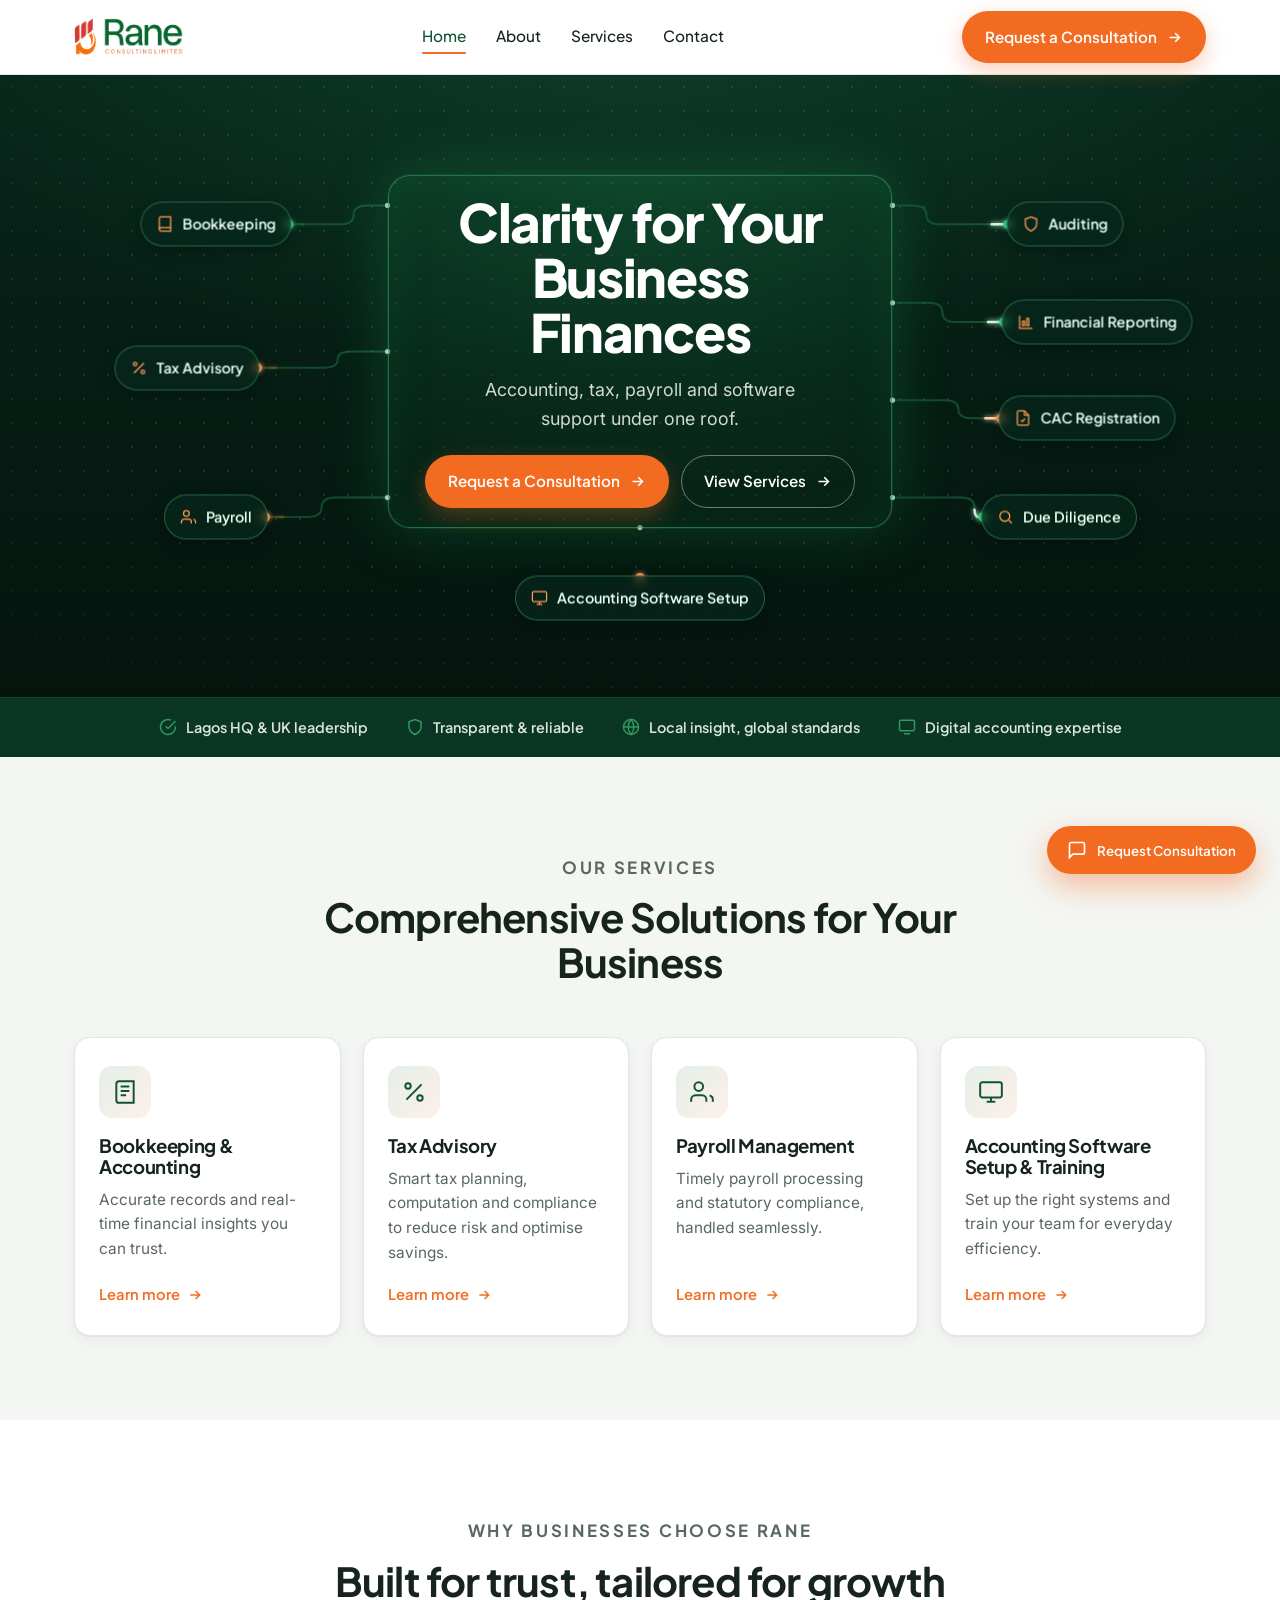
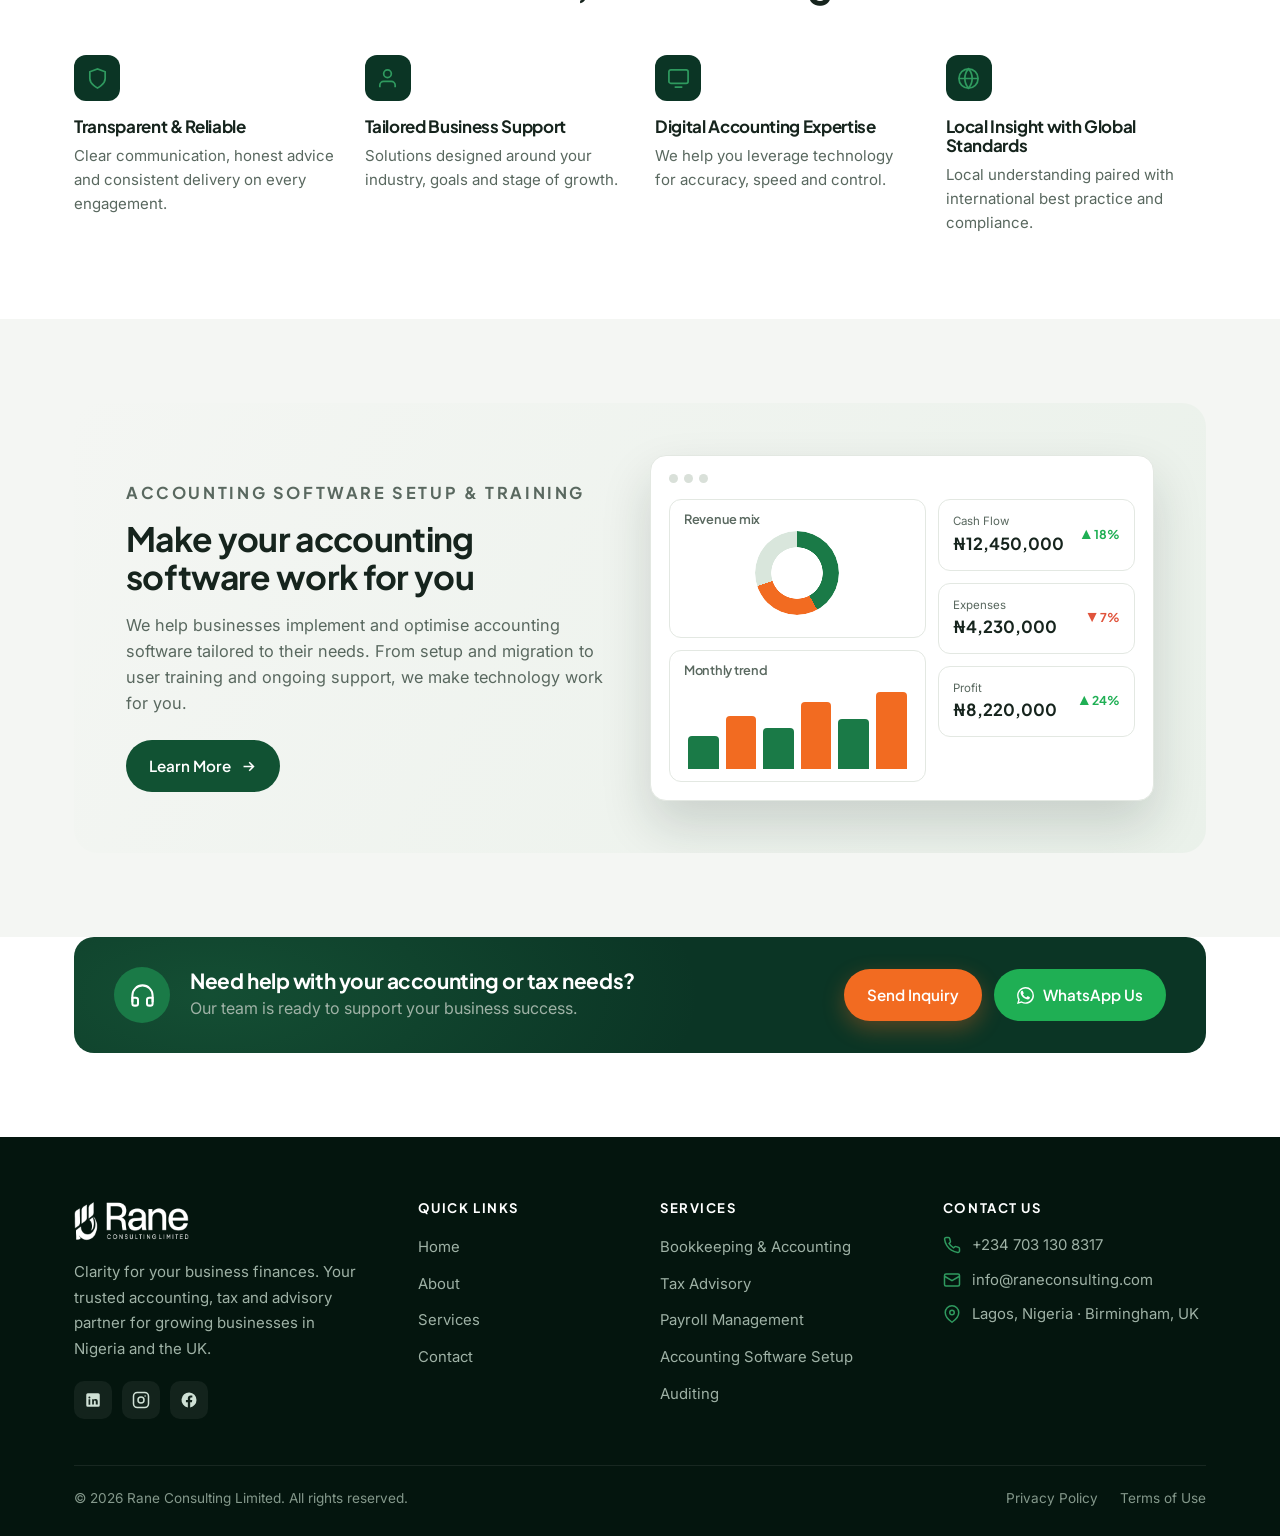
<file: index.html>
<!DOCTYPE html>
<html lang="en">
<head>
  <meta charset="UTF-8" />
  <meta name="viewport" content="width=device-width, initial-scale=1.0" />
  <title>Rane Consulting Limited | Accounting, Tax, Payroll & Advisory</title>
  <meta name="description" content="Rane Consulting Limited delivers accounting, tax, payroll, auditing and accounting software setup under one roof. Trusted financial clarity for businesses in Nigeria and the UK." />
  <meta property="og:title" content="Rane Consulting Limited | Clarity for Your Business Finances" />
  <meta property="og:description" content="Accounting, tax, payroll and software support under one roof. Local insight with global standards." />
  <meta property="og:type" content="website" />
  <meta property="og:url" content="https://www.raneconsulting.com/" />
  <link rel="preconnect" href="https://fonts.googleapis.com" />
  <link rel="preconnect" href="https://fonts.gstatic.com" crossorigin />
  <link href="https://fonts.googleapis.com/css2?family=Plus+Jakarta+Sans:wght@500;600;700;800&family=Inter:wght@400;500;600&display=swap" rel="stylesheet" />
  <link rel="stylesheet" href="styles.css" />
</head>
<body>

  <!-- ============================ HEADER ============================ -->
  <header class="site-header">
    <div class="container nav">
      <a class="nav-logo" href="index.html" aria-label="Rane Consulting Limited home">
        <img src="assets/rane-logo-color.png" alt="Rane Consulting Limited logo" />
      </a>
      <nav aria-label="Primary">
        <ul class="nav-menu">
          <li><a href="index.html" aria-current="page">Home</a></li>
          <li><a href="about.html">About</a></li>
          <li><a href="services.html">Services</a></li>
          <li><a href="contact.html">Contact</a></li>
          <li class="nav-cta-mobile"><a class="btn btn-primary" href="#" data-open-modal>Request a Consultation</a></li>
        </ul>
      </nav>
      <div class="nav-cta">
        <a class="btn btn-primary" href="#" data-open-modal>
          Request a Consultation
          <svg viewBox="0 0 24 24" fill="none" stroke="currentColor" stroke-width="2.2"><path d="M5 12h14M13 6l6 6-6 6"/></svg>
        </a>
      </div>
      <button class="nav-toggle" aria-label="Open menu" aria-expanded="false">
        <svg viewBox="0 0 24 24" fill="none" stroke="currentColor" stroke-width="2"><path d="M3 6h18M3 12h18M3 18h18"/></svg>
      </button>
    </div>
  </header>

  <!-- ============================ HERO ============================= -->
  <section class="hero">
    <div class="container">
      <div class="hero-stage">

        <!-- animated connector wires (built by script.js) -->
        <svg id="circuit" class="circuit" aria-hidden="true"></svg>

        <!-- central box -->
        <div class="hero-box">
          <h1>Clarity for Your Business Finances</h1>
          <p class="hero-sub">Accounting, tax, payroll and software support under one roof.</p>
          <div class="hero-actions">
            <a class="btn btn-primary" href="#" data-open-modal>
              Request a Consultation
              <svg viewBox="0 0 24 24" fill="none" stroke="currentColor" stroke-width="2.2"><path d="M5 12h14M13 6l6 6-6 6"/></svg>
            </a>
            <a class="btn btn-ghost" href="services.html">
              View Services
              <svg viewBox="0 0 24 24" fill="none" stroke="currentColor" stroke-width="2.2"><path d="M5 12h14M13 6l6 6-6 6"/></svg>
            </a>
          </div>
        </div>

        <!-- service pills: desktop positions via --x/--y; mobile reflows into grids.
             Wires are drawn by script.js from the pills' real positions. -->
        <div class="pill-field">
          <div class="pill-row primary">
            <a class="pill" data-flow="green" style="--x:12.5%;--y:20.8%" href="services.html#bookkeeping">
              <svg viewBox="0 0 24 24" fill="none" stroke="currentColor" stroke-width="1.8"><path d="M4 19.5A2.5 2.5 0 0 1 6.5 17H20"/><path d="M6.5 2H20v20H6.5A2.5 2.5 0 0 1 4 19.5v-15A2.5 2.5 0 0 1 6.5 2z"/></svg>
              Bookkeeping
            </a>
            <a class="pill" data-flow="orange" style="--x:10%;--y:48.1%" href="services.html#tax-advisory">
              <svg viewBox="0 0 24 24" fill="none" stroke="currentColor" stroke-width="1.8"><line x1="19" y1="5" x2="5" y2="19"/><circle cx="6.5" cy="6.5" r="2.5"/><circle cx="17.5" cy="17.5" r="2.5"/></svg>
              Tax Advisory
            </a>
            <a class="pill" data-flow="orange" style="--x:12.5%;--y:76.5%" href="services.html#payroll">
              <svg viewBox="0 0 24 24" fill="none" stroke="currentColor" stroke-width="1.8"><path d="M16 21v-2a4 4 0 0 0-4-4H6a4 4 0 0 0-4 4v2"/><circle cx="9" cy="7" r="4"/><path d="M22 21v-2a4 4 0 0 0-3-3.87"/></svg>
              Payroll
            </a>
            <a class="pill" data-flow="green" style="--x:87.5%;--y:20.8%" href="services.html#auditing">
              <svg viewBox="0 0 24 24" fill="none" stroke="currentColor" stroke-width="1.8"><path d="M12 22s8-4 8-10V5l-8-3-8 3v7c0 6 8 10 8 10z"/></svg>
              Auditing
            </a>
          </div>
          <div class="pill-row secondary">
            <a class="pill" data-flow="green" style="--x:90.4%;--y:39.4%" href="services.html#financial-reporting">
              <svg viewBox="0 0 24 24" fill="none" stroke="currentColor" stroke-width="1.8"><path d="M3 3v18h18"/><rect x="7" y="11" width="3" height="6"/><rect x="13" y="7" width="3" height="10"/></svg>
              Financial Reporting
            </a>
            <a class="pill" data-flow="orange" style="--x:89.5%;--y:57.7%" href="services.html#cac-registration">
              <svg viewBox="0 0 24 24" fill="none" stroke="currentColor" stroke-width="1.8"><path d="M14 2H6a2 2 0 0 0-2 2v16a2 2 0 0 0 2 2h12a2 2 0 0 0 2-2V8z"/><path d="M14 2v6h6"/><path d="M9 15l2 2 4-4"/></svg>
              CAC Registration
            </a>
            <a class="pill" data-flow="green" style="--x:87%;--y:76.5%" href="services.html#due-diligence">
              <svg viewBox="0 0 24 24" fill="none" stroke="currentColor" stroke-width="1.8"><circle cx="11" cy="11" r="7"/><line x1="21" y1="21" x2="16.65" y2="16.65"/></svg>
              Due Diligence
            </a>
            <a class="pill" data-flow="orange" style="--x:50%;--y:91.9%" href="services.html#software-setup">
              <svg viewBox="0 0 24 24" fill="none" stroke="currentColor" stroke-width="1.8"><rect x="2" y="3" width="20" height="14" rx="2"/><line x1="8" y1="21" x2="16" y2="21"/><line x1="12" y1="17" x2="12" y2="21"/></svg>
              <span class="t-full">Accounting Software Setup</span><span class="t-short">Software Setup</span>
            </a>
          </div>
        </div>

      </div>
    </div>
  </section>

  <!-- trust strip -->
  <div class="trust">
    <div class="container">
      <span><svg viewBox="0 0 24 24" fill="none" stroke="currentColor" stroke-width="2"><path d="M22 11.08V12a10 10 0 1 1-5.93-9.14"/><path d="M22 4 12 14.01l-3-3"/></svg> Lagos HQ &amp; UK leadership</span>
      <span><svg viewBox="0 0 24 24" fill="none" stroke="currentColor" stroke-width="2"><path d="M12 22s8-4 8-10V5l-8-3-8 3v7c0 6 8 10 8 10z"/></svg> Transparent &amp; reliable</span>
      <span><svg viewBox="0 0 24 24" fill="none" stroke="currentColor" stroke-width="2"><circle cx="12" cy="12" r="10"/><path d="M2 12h20M12 2a15 15 0 0 1 0 20 15 15 0 0 1 0-20z"/></svg> Local insight, global standards</span>
      <span><svg viewBox="0 0 24 24" fill="none" stroke="currentColor" stroke-width="2"><rect x="2" y="3" width="20" height="14" rx="2"/><line x1="8" y1="21" x2="16" y2="21"/></svg> Digital accounting expertise</span>
    </div>
  </div>

  <!-- ===================== SERVICES PREVIEW ===================== -->
  <section class="section bg-mist">
    <div class="container">
      <div class="section-head">
        <p class="eyebrow">Our Services</p>
        <h2>Comprehensive Solutions for Your Business</h2>
      </div>
      <div class="cards">
        <article class="card">
          <div class="card-icon"><svg viewBox="0 0 24 24" fill="none" stroke="currentColor" stroke-width="1.8"><path d="M6.5 2H20v20H6.5A2.5 2.5 0 0 1 4 19.5v-15A2.5 2.5 0 0 1 6.5 2z"/><path d="M8 7h8M8 11h8M8 15h5"/></svg></div>
          <h3>Bookkeeping &amp; Accounting</h3>
          <p>Accurate records and real-time financial insights you can trust.</p>
          <a class="learn" href="services.html#bookkeeping">Learn more <svg viewBox="0 0 24 24" fill="none" stroke="currentColor" stroke-width="2.2"><path d="M5 12h14M13 6l6 6-6 6"/></svg></a>
        </article>
        <article class="card">
          <div class="card-icon"><svg viewBox="0 0 24 24" fill="none" stroke="currentColor" stroke-width="1.8"><line x1="19" y1="5" x2="5" y2="19"/><circle cx="6.5" cy="6.5" r="2.5"/><circle cx="17.5" cy="17.5" r="2.5"/></svg></div>
          <h3>Tax Advisory</h3>
          <p>Smart tax planning, computation and compliance to reduce risk and optimise savings.</p>
          <a class="learn" href="services.html#tax-advisory">Learn more <svg viewBox="0 0 24 24" fill="none" stroke="currentColor" stroke-width="2.2"><path d="M5 12h14M13 6l6 6-6 6"/></svg></a>
        </article>
        <article class="card">
          <div class="card-icon"><svg viewBox="0 0 24 24" fill="none" stroke="currentColor" stroke-width="1.8"><path d="M16 21v-2a4 4 0 0 0-4-4H6a4 4 0 0 0-4 4v2"/><circle cx="9" cy="7" r="4"/><path d="M22 21v-2a4 4 0 0 0-3-3.87"/></svg></div>
          <h3>Payroll Management</h3>
          <p>Timely payroll processing and statutory compliance, handled seamlessly.</p>
          <a class="learn" href="services.html#payroll">Learn more <svg viewBox="0 0 24 24" fill="none" stroke="currentColor" stroke-width="2.2"><path d="M5 12h14M13 6l6 6-6 6"/></svg></a>
        </article>
        <article class="card">
          <div class="card-icon"><svg viewBox="0 0 24 24" fill="none" stroke="currentColor" stroke-width="1.8"><rect x="2" y="3" width="20" height="14" rx="2"/><line x1="8" y1="21" x2="16" y2="21"/><line x1="12" y1="17" x2="12" y2="21"/></svg></div>
          <h3>Accounting Software Setup &amp; Training</h3>
          <p>Set up the right systems and train your team for everyday efficiency.</p>
          <a class="learn" href="services.html#software-setup">Learn more <svg viewBox="0 0 24 24" fill="none" stroke="currentColor" stroke-width="2.2"><path d="M5 12h14M13 6l6 6-6 6"/></svg></a>
        </article>
      </div>
    </div>
  </section>

  <!-- ===================== WHY CHOOSE RANE ===================== -->
  <section class="section">
    <div class="container">
      <div class="section-head">
        <p class="eyebrow">Why Businesses Choose Rane</p>
        <h2>Built for trust, tailored for growth</h2>
      </div>
      <div class="values">
        <div class="value">
          <div class="value-icon"><svg viewBox="0 0 24 24" fill="none" stroke="currentColor" stroke-width="1.8"><path d="M12 22s8-4 8-10V5l-8-3-8 3v7c0 6 8 10 8 10z"/></svg></div>
          <h3>Transparent &amp; Reliable</h3>
          <p>Clear communication, honest advice and consistent delivery on every engagement.</p>
        </div>
        <div class="value">
          <div class="value-icon"><svg viewBox="0 0 24 24" fill="none" stroke="currentColor" stroke-width="1.8"><path d="M20 21v-2a4 4 0 0 0-4-4H8a4 4 0 0 0-4 4v2"/><circle cx="12" cy="7" r="4"/></svg></div>
          <h3>Tailored Business Support</h3>
          <p>Solutions designed around your industry, goals and stage of growth.</p>
        </div>
        <div class="value">
          <div class="value-icon"><svg viewBox="0 0 24 24" fill="none" stroke="currentColor" stroke-width="1.8"><rect x="2" y="3" width="20" height="14" rx="2"/><line x1="8" y1="21" x2="16" y2="21"/></svg></div>
          <h3>Digital Accounting Expertise</h3>
          <p>We help you leverage technology for accuracy, speed and control.</p>
        </div>
        <div class="value">
          <div class="value-icon"><svg viewBox="0 0 24 24" fill="none" stroke="currentColor" stroke-width="1.8"><circle cx="12" cy="12" r="10"/><path d="M2 12h20M12 2a15 15 0 0 1 0 20 15 15 0 0 1 0-20z"/></svg></div>
          <h3>Local Insight with Global Standards</h3>
          <p>Local understanding paired with international best practice and compliance.</p>
        </div>
      </div>
    </div>
  </section>

  <!-- ===================== SOFTWARE FEATURE ===================== -->
  <section class="section bg-mist">
    <div class="container">
      <div class="feature">
        <div>
          <p class="eyebrow">Accounting Software Setup &amp; Training</p>
          <h2>Make your accounting software work for you</h2>
          <p>We help businesses implement and optimise accounting software tailored to their needs. From setup and migration to user training and ongoing support, we make technology work for you.</p>
          <a class="btn btn-green" href="services.html#software-setup">
            Learn More
            <svg viewBox="0 0 24 24" fill="none" stroke="currentColor" stroke-width="2.2"><path d="M5 12h14M13 6l6 6-6 6"/></svg>
          </a>
        </div>

        <!-- mock dashboard -->
        <div class="dash" aria-hidden="true">
          <div class="dash-top"><i></i><i></i><i></i></div>
          <div class="dash-grid">
            <div>
              <div class="card-mini">
                <h4>Revenue mix</h4>
                <div class="donut"></div>
              </div>
              <div class="card-mini" style="margin-top:12px">
                <h4>Monthly trend</h4>
                <div class="bars"><i style="height:38%"></i><i style="height:62%"></i><i style="height:48%"></i><i style="height:78%"></i><i style="height:58%"></i><i style="height:90%"></i></div>
              </div>
            </div>
            <div class="stat-col">
              <div class="stat"><div><small>Cash Flow</small><b>&#8358;12,450,000</b></div><span class="delta up">&#9650; 18%</span></div>
              <div class="stat"><div><small>Expenses</small><b>&#8358;4,230,000</b></div><span class="delta down">&#9660; 7%</span></div>
              <div class="stat"><div><small>Profit</small><b>&#8358;8,220,000</b></div><span class="delta up">&#9650; 24%</span></div>
            </div>
          </div>
        </div>
      </div>
    </div>
  </section>

  <!-- ===================== CTA STRIP ===================== -->
  <section class="section" style="padding-top:0">
    <div class="container">
      <div class="cta-strip">
        <div class="cta-text">
          <div class="cta-badge"><svg viewBox="0 0 24 24" fill="none" stroke="currentColor" stroke-width="1.8"><path d="M3 18v-6a9 9 0 0 1 18 0v6"/><path d="M21 19a2 2 0 0 1-2 2h-1a2 2 0 0 1-2-2v-3a2 2 0 0 1 2-2h3zM3 19a2 2 0 0 0 2 2h1a2 2 0 0 0 2-2v-3a2 2 0 0 0-2-2H3z"/></svg></div>
          <div>
            <h3>Need help with your accounting or tax needs?</h3>
            <p>Our team is ready to support your business success.</p>
          </div>
        </div>
        <div class="cta-actions">
          <a class="btn btn-primary" href="#" data-open-modal>Send Inquiry</a>
          <a class="btn btn-wa" href="#" data-wa target="_blank" rel="noopener">
            <svg viewBox="0 0 24 24" fill="currentColor"><path d="M.06 24l1.69-6.16a11.87 11.87 0 0 1-1.59-5.95C.16 5.34 5.5 0 12.06 0a11.82 11.82 0 0 1 8.41 3.49 11.82 11.82 0 0 1 3.48 8.42c0 6.56-5.34 11.9-11.9 11.9a11.9 11.9 0 0 1-5.69-1.45L.06 24zM6.6 20.13l.36.22a9.86 9.86 0 0 0 5.03 1.38 9.89 9.89 0 0 0 9.88-9.88 9.83 9.83 0 0 0-2.89-6.99 9.82 9.82 0 0 0-6.98-2.9 9.89 9.89 0 0 0-9.88 9.88 9.85 9.85 0 0 0 1.51 5.26l.24.38-1 3.65 3.73-1zM18.2 14.45c-.08-.14-.3-.22-.63-.39-.32-.16-1.92-.95-2.22-1.06-.3-.11-.51-.16-.73.16-.21.32-.83 1.05-1.02 1.26-.19.22-.37.24-.69.08-.32-.16-1.37-.5-2.6-1.6-.96-.86-1.61-1.92-1.8-2.24-.19-.32-.02-.5.14-.65.15-.15.32-.37.48-.56.16-.19.21-.32.32-.53.11-.22.05-.4-.03-.56-.08-.16-.73-1.76-1-2.4-.26-.63-.53-.55-.73-.55l-.62-.01c-.22 0-.56.08-.86.4-.3.32-1.13 1.1-1.13 2.69 0 1.59 1.16 3.12 1.32 3.34.16.21 2.27 3.47 5.5 4.87.77.33 1.37.53 1.84.68.77.24 1.47.21 2.03.13.62-.09 1.92-.78 2.19-1.54.27-.76.27-1.4.19-1.54z"/></svg>
            WhatsApp Us
          </a>
        </div>
      </div>
    </div>
  </section>

  <!-- ============================ FOOTER ============================ -->
  <footer class="site-footer">
    <div class="container">
      <div class="footer-grid">
        <div class="footer-about">
          <div class="footer-logo"><img src="assets/rane-logo-white.png" alt="Rane Consulting Limited" /></div>
          <p>Clarity for your business finances. Your trusted accounting, tax and advisory partner for growing businesses in Nigeria and the UK.</p>
          <div class="footer-social">
            <a href="#" aria-label="LinkedIn"><svg viewBox="0 0 24 24" fill="currentColor"><path d="M19 3a2 2 0 0 1 2 2v14a2 2 0 0 1-2 2H5a2 2 0 0 1-2-2V5a2 2 0 0 1 2-2h14zM8.34 18.34v-7.2H6.06v7.2h2.28zM7.2 9.9a1.32 1.32 0 1 0 0-2.64 1.32 1.32 0 0 0 0 2.64zm11.14 8.44v-3.95c0-2.11-.45-3.74-2.92-3.74-1.19 0-1.98.65-2.31 1.27h-.03v-1.07h-2.19v7.2h2.28v-3.56c0-.94.18-1.85 1.34-1.85 1.15 0 1.16 1.07 1.16 1.91v3.5h2.27z"/></svg></a>
            <a href="https://instagram.com/raneconsultingltd" target="_blank" rel="noopener" aria-label="Instagram"><svg viewBox="0 0 24 24" fill="none" stroke="currentColor" stroke-width="2"><rect x="2" y="2" width="20" height="20" rx="5"/><circle cx="12" cy="12" r="4"/><circle cx="17.5" cy="6.5" r="1" fill="currentColor" stroke="none"/></svg></a>
            <a href="#" aria-label="Facebook"><svg viewBox="0 0 24 24" fill="currentColor"><path d="M22 12a10 10 0 1 0-11.56 9.88v-6.99H7.9V12h2.54V9.8c0-2.5 1.49-3.89 3.78-3.89 1.09 0 2.24.2 2.24.2v2.46h-1.26c-1.24 0-1.63.77-1.63 1.56V12h2.78l-.44 2.89h-2.34v6.99A10 10 0 0 0 22 12z"/></svg></a>
          </div>
        </div>
        <div class="footer-col">
          <h4>Quick Links</h4>
          <ul>
            <li><a href="index.html">Home</a></li>
            <li><a href="about.html">About</a></li>
            <li><a href="services.html">Services</a></li>
            <li><a href="contact.html">Contact</a></li>
          </ul>
        </div>
        <div class="footer-col">
          <h4>Services</h4>
          <ul>
            <li><a href="services.html#bookkeeping">Bookkeeping &amp; Accounting</a></li>
            <li><a href="services.html#tax-advisory">Tax Advisory</a></li>
            <li><a href="services.html#payroll">Payroll Management</a></li>
            <li><a href="services.html#software-setup">Accounting Software Setup</a></li>
            <li><a href="services.html#auditing">Auditing</a></li>
          </ul>
        </div>
        <div class="footer-col">
          <h4>Contact Us</h4>
          <ul class="footer-contact">
            <li><svg viewBox="0 0 24 24" fill="none" stroke="currentColor" stroke-width="2"><path d="M22 16.92v3a2 2 0 0 1-2.18 2 19.79 19.79 0 0 1-8.63-3.07 19.5 19.5 0 0 1-6-6 19.79 19.79 0 0 1-3.07-8.67A2 2 0 0 1 4.11 2h3a2 2 0 0 1 2 1.72c.13.96.36 1.9.7 2.81a2 2 0 0 1-.45 2.11L8.09 9.91a16 16 0 0 0 6 6l1.27-1.27a2 2 0 0 1 2.11-.45c.91.34 1.85.57 2.81.7A2 2 0 0 1 22 16.92z"/></svg> <a href="tel:+2347031308317">+234 703 130 8317</a></li>
            <li><svg viewBox="0 0 24 24" fill="none" stroke="currentColor" stroke-width="2"><rect x="2" y="4" width="20" height="16" rx="2"/><path d="m22 7-10 6L2 7"/></svg> <a href="mailto:info@raneconsulting.com">info@raneconsulting.com</a></li>
            <li><svg viewBox="0 0 24 24" fill="none" stroke="currentColor" stroke-width="2"><path d="M21 10c0 7-9 13-9 13s-9-6-9-13a9 9 0 0 1 18 0z"/><circle cx="12" cy="10" r="3"/></svg> Lagos, Nigeria &middot; Birmingham, UK</li>
          </ul>
        </div>
      </div>
      <div class="footer-bottom">
        <p>&copy; <span data-year>2026</span> Rane Consulting Limited. All rights reserved.</p>
        <div class="legal">
          <a href="#">Privacy Policy</a>
          <a href="#">Terms of Use</a>
        </div>
      </div>
    </div>
  </footer>

  <!-- ===================== FLOATING CTA (desktop) ===================== -->
  <button class="float-cta" data-open-modal aria-label="Request a consultation">
    <svg viewBox="0 0 24 24" fill="none" stroke="currentColor" stroke-width="2"><path d="M21 15a2 2 0 0 1-2 2H7l-4 4V5a2 2 0 0 1 2-2h14a2 2 0 0 1 2 2z"/></svg>
    Request Consultation
  </button>

  <!-- ===================== STICKY BAR (mobile) ===================== -->
  <div class="sticky-bar">
    <a class="sb-wa" data-wa target="_blank" rel="noopener">
      <svg viewBox="0 0 24 24" fill="currentColor"><path d="M.06 24l1.69-6.16a11.87 11.87 0 0 1-1.59-5.95C.16 5.34 5.5 0 12.06 0a11.82 11.82 0 0 1 8.41 3.49 11.82 11.82 0 0 1 3.48 8.42c0 6.56-5.34 11.9-11.9 11.9a11.9 11.9 0 0 1-5.69-1.45L.06 24zM6.6 20.13l.36.22a9.86 9.86 0 0 0 5.03 1.38 9.89 9.89 0 0 0 9.88-9.88 9.83 9.83 0 0 0-2.89-6.99 9.82 9.82 0 0 0-6.98-2.9 9.89 9.89 0 0 0-9.88 9.88 9.85 9.85 0 0 0 1.51 5.26l.24.38-1 3.65 3.73-1z"/></svg>
      WhatsApp
    </a>
    <button class="sb-inq" data-open-modal>
      <svg viewBox="0 0 24 24" fill="none" stroke="currentColor" stroke-width="2"><path d="M4 4h16v12H5.17L4 17.17z"/></svg>
      Send Inquiry
    </button>
  </div>

  <!-- ===================== INQUIRY MODAL ===================== -->
  <div class="modal-overlay" id="inquiryModal" aria-hidden="true" role="dialog" aria-modal="true" aria-labelledby="modalTitle">
    <div class="modal">
      <div class="modal-head">
        <div>
          <h3 id="modalTitle">Request a Consultation</h3>
          <p>Tell us what you need and we will get back to you shortly.</p>
        </div>
        <button class="modal-close" data-close-modal aria-label="Close">
          <svg viewBox="0 0 24 24" fill="none" stroke="currentColor" stroke-width="2"><path d="M18 6 6 18M6 6l12 12"/></svg>
        </button>
      </div>
      <div class="modal-body">
        <form class="sf-form" novalidate>
          <input type="hidden" name="accessKey" value="YOUR_STATICFORMS_ACCESS_KEY" />
          <input type="hidden" name="subject" value="New consultation request — Rane Consulting" />
          <input type="hidden" name="$autoresponse" value="Thank you for contacting Rane Consulting Limited. We have received your inquiry and will respond shortly." />
          <input class="hp" type="text" name="honeypot" tabindex="-1" autocomplete="off" aria-hidden="true" />
          <div class="field">
            <label for="m-name">Full Name</label>
            <input id="m-name" type="text" name="name" required placeholder="Your full name" />
          </div>
          <div class="field-row">
            <div class="field">
              <label for="m-email">Email Address</label>
              <input id="m-email" type="email" name="email" required placeholder="you@email.com" />
            </div>
            <div class="field">
              <label for="m-phone">Phone / WhatsApp</label>
              <input id="m-phone" type="tel" name="phone" placeholder="+234 ..." />
            </div>
          </div>
          <div class="field">
            <label for="m-service">Service Needed</label>
            <select id="m-service" name="service">
              <option>Bookkeeping &amp; Accounting</option>
              <option>Financial Reporting</option>
              <option>Auditing</option>
              <option>Payroll Management</option>
              <option>Tax Advisory</option>
              <option>Accounting Software Setup &amp; Training</option>
              <option>CAC / Company Registration</option>
              <option>Due Diligence</option>
              <option>General Inquiry</option>
            </select>
          </div>
          <div class="field">
            <label for="m-message">Message</label>
            <textarea id="m-message" name="message" placeholder="How can we help?"></textarea>
          </div>
          <button type="submit" class="btn btn-primary">Send Inquiry</button>
          <div class="form-status" role="status" aria-live="polite"></div>
        </form>
      </div>
    </div>
  </div>

  <script src="script.js"></script>
</body>
</html>
</file>
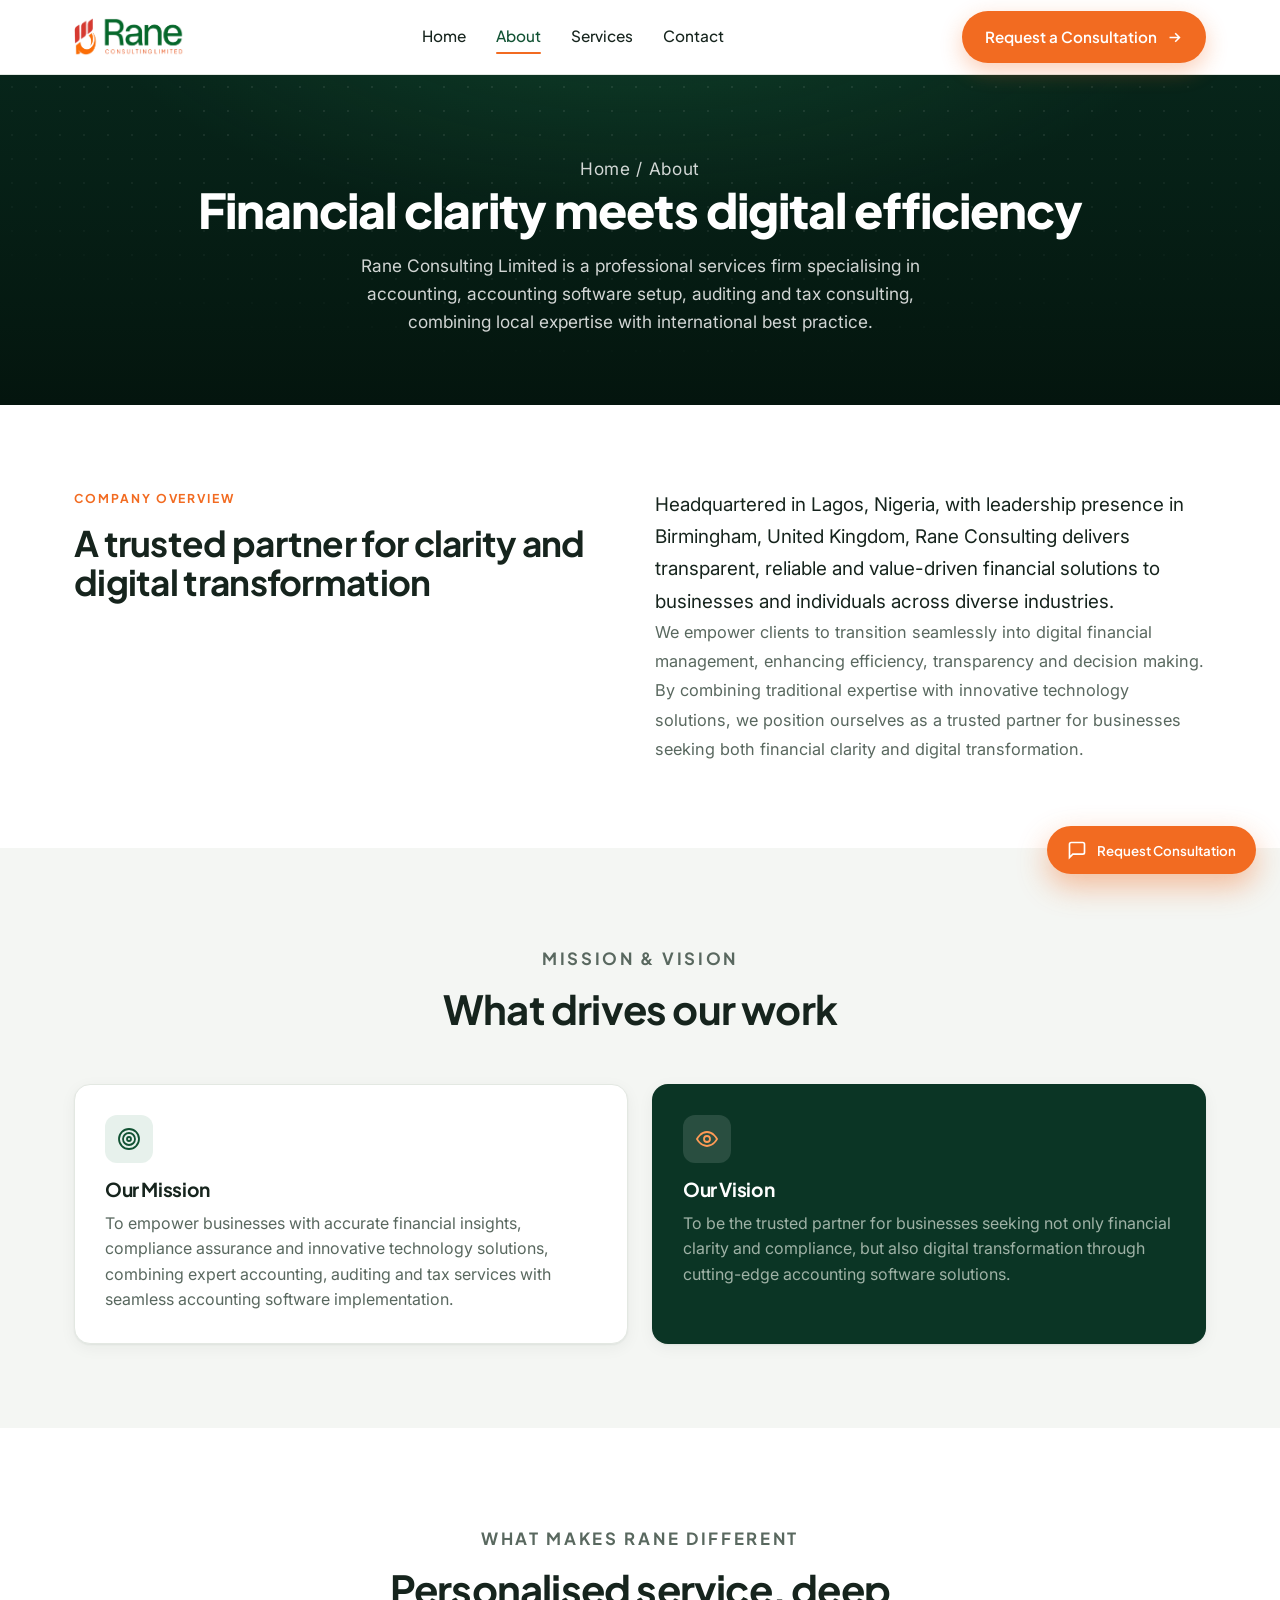
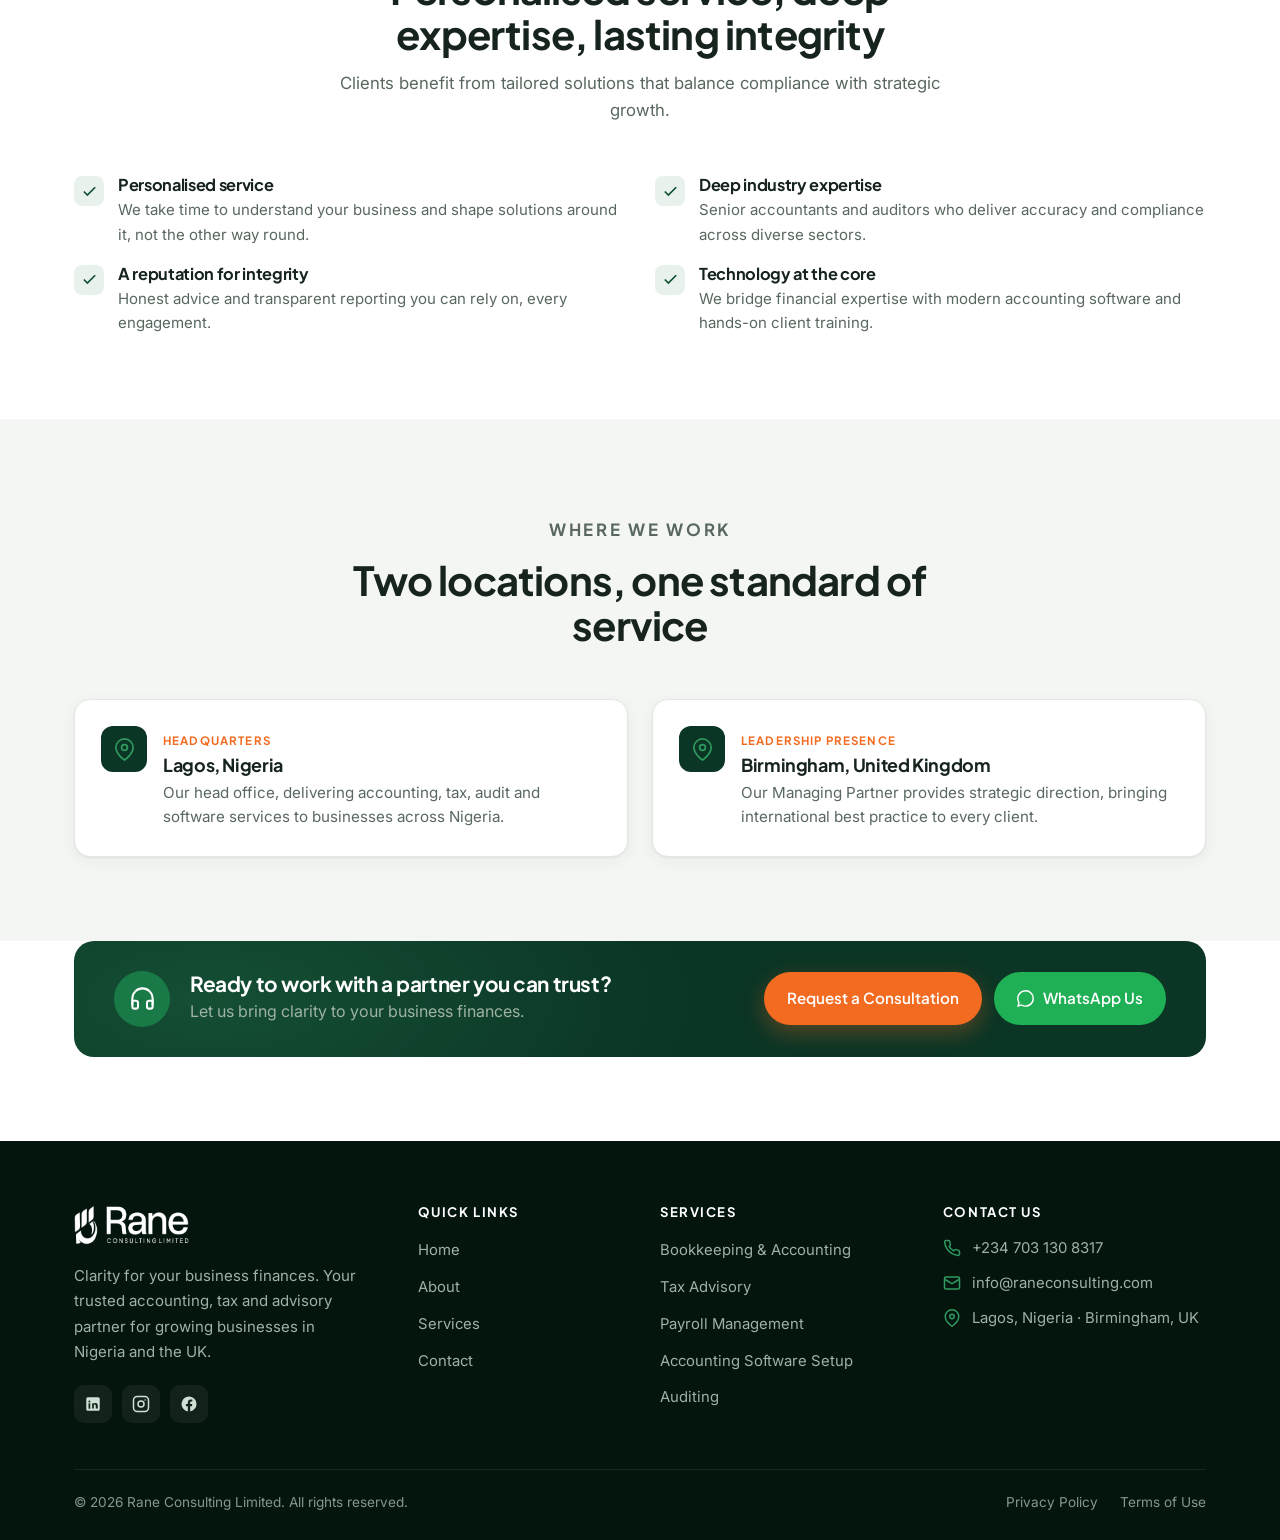
<file: about.html>
<!DOCTYPE html>
<html lang="en">
<head>
  <meta charset="UTF-8" />
  <meta name="viewport" content="width=device-width, initial-scale=1.0" />
  <title>About | Rane Consulting Limited</title>
  <meta name="description" content="Rane Consulting Limited is a professional services firm in accounting, auditing, tax and accounting software setup. Headquartered in Lagos with leadership in Birmingham, UK." />
  <meta property="og:title" content="About Rane Consulting Limited" />
  <meta property="og:description" content="Local expertise with international best practice. Financial clarity and digital transformation for growing businesses." />
  <meta property="og:type" content="website" />
  <meta property="og:url" content="https://www.raneconsulting.com/about.html" />
  <link rel="preconnect" href="https://fonts.googleapis.com" />
  <link rel="preconnect" href="https://fonts.gstatic.com" crossorigin />
  <link href="https://fonts.googleapis.com/css2?family=Plus+Jakarta+Sans:wght@500;600;700;800&family=Inter:wght@400;500;600&display=swap" rel="stylesheet" />
  <link rel="stylesheet" href="styles.css" />
</head>
<body>

  <!-- HEADER -->
  <header class="site-header">
    <div class="container nav">
      <a class="nav-logo" href="index.html" aria-label="Rane Consulting Limited home">
        <img src="assets/rane-logo-color.png" alt="Rane Consulting Limited logo" />
      </a>
      <nav aria-label="Primary">
        <ul class="nav-menu">
          <li><a href="index.html">Home</a></li>
          <li><a href="about.html" aria-current="page">About</a></li>
          <li><a href="services.html">Services</a></li>
          <li><a href="contact.html">Contact</a></li>
          <li class="nav-cta-mobile"><a class="btn btn-primary" href="#" data-open-modal>Request a Consultation</a></li>
        </ul>
      </nav>
      <div class="nav-cta">
        <a class="btn btn-primary" href="#" data-open-modal>Request a Consultation
          <svg viewBox="0 0 24 24" fill="none" stroke="currentColor" stroke-width="2.2"><path d="M5 12h14M13 6l6 6-6 6"/></svg>
        </a>
      </div>
      <button class="nav-toggle" aria-label="Open menu" aria-expanded="false">
        <svg viewBox="0 0 24 24" fill="none" stroke="currentColor" stroke-width="2"><path d="M3 6h18M3 12h18M3 18h18"/></svg>
      </button>
    </div>
  </header>

  <!-- PAGE HERO -->
  <section class="page-hero">
    <div class="container">
      <p class="breadcrumb"><a href="index.html">Home</a> / About</p>
      <h1>Financial clarity meets digital efficiency</h1>
      <p>Rane Consulting Limited is a professional services firm specialising in accounting, accounting software setup, auditing and tax consulting, combining local expertise with international best practice.</p>
    </div>
  </section>

  <!-- OVERVIEW -->
  <section class="section">
    <div class="container">
      <div class="prose-grid">
        <div>
          <p class="eyebrow">Company Overview</p>
          <h2 style="font-size:clamp(1.6rem,3vw,2.2rem)">A trusted partner for clarity and digital transformation</h2>
        </div>
        <div>
          <p class="lead">Headquartered in Lagos, Nigeria, with leadership presence in Birmingham, United Kingdom, Rane Consulting delivers transparent, reliable and value-driven financial solutions to businesses and individuals across diverse industries.</p>
          <p class="body-copy">We empower clients to transition seamlessly into digital financial management, enhancing efficiency, transparency and decision making. By combining traditional expertise with innovative technology solutions, we position ourselves as a trusted partner for businesses seeking both financial clarity and digital transformation.</p>
        </div>
      </div>
    </div>
  </section>

  <!-- MISSION / VISION -->
  <section class="section bg-mist">
    <div class="container">
      <div class="section-head">
        <p class="eyebrow">Mission &amp; Vision</p>
        <h2>What drives our work</h2>
      </div>
      <div class="mv-grid">
        <div class="mv-card">
          <div class="mv-icon"><svg viewBox="0 0 24 24" fill="none" stroke="currentColor" stroke-width="1.8"><circle cx="12" cy="12" r="10"/><circle cx="12" cy="12" r="6"/><circle cx="12" cy="12" r="2"/></svg></div>
          <h3>Our Mission</h3>
          <p>To empower businesses with accurate financial insights, compliance assurance and innovative technology solutions, combining expert accounting, auditing and tax services with seamless accounting software implementation.</p>
        </div>
        <div class="mv-card dark">
          <div class="mv-icon"><svg viewBox="0 0 24 24" fill="none" stroke="currentColor" stroke-width="1.8"><path d="M2 12s3.5-7 10-7 10 7 10 7-3.5 7-10 7-10-7-10-7z"/><circle cx="12" cy="12" r="3"/></svg></div>
          <h3>Our Vision</h3>
          <p>To be the trusted partner for businesses seeking not only financial clarity and compliance, but also digital transformation through cutting-edge accounting software solutions.</p>
        </div>
      </div>
    </div>
  </section>

  <!-- WHAT MAKES RANE DIFFERENT -->
  <section class="section">
    <div class="container">
      <div class="section-head">
        <p class="eyebrow">What Makes Rane Different</p>
        <h2>Personalised service, deep expertise, lasting integrity</h2>
        <p>Clients benefit from tailored solutions that balance compliance with strategic growth.</p>
      </div>
      <div class="diff-list">
        <div class="diff-item">
          <div class="tick"><svg viewBox="0 0 24 24" fill="none" stroke="currentColor" stroke-width="2.4"><path d="M20 6 9 17l-5-5"/></svg></div>
          <div><h4>Personalised service</h4><p>We take time to understand your business and shape solutions around it, not the other way round.</p></div>
        </div>
        <div class="diff-item">
          <div class="tick"><svg viewBox="0 0 24 24" fill="none" stroke="currentColor" stroke-width="2.4"><path d="M20 6 9 17l-5-5"/></svg></div>
          <div><h4>Deep industry expertise</h4><p>Senior accountants and auditors who deliver accuracy and compliance across diverse sectors.</p></div>
        </div>
        <div class="diff-item">
          <div class="tick"><svg viewBox="0 0 24 24" fill="none" stroke="currentColor" stroke-width="2.4"><path d="M20 6 9 17l-5-5"/></svg></div>
          <div><h4>A reputation for integrity</h4><p>Honest advice and transparent reporting you can rely on, every engagement.</p></div>
        </div>
        <div class="diff-item">
          <div class="tick"><svg viewBox="0 0 24 24" fill="none" stroke="currentColor" stroke-width="2.4"><path d="M20 6 9 17l-5-5"/></svg></div>
          <div><h4>Technology at the core</h4><p>We bridge financial expertise with modern accounting software and hands-on client training.</p></div>
        </div>
      </div>
    </div>
  </section>

  <!-- LOCATIONS -->
  <section class="section bg-mist">
    <div class="container">
      <div class="section-head">
        <p class="eyebrow">Where We Work</p>
        <h2>Two locations, one standard of service</h2>
      </div>
      <div class="locations">
        <div class="loc-card">
          <div class="loc-icon"><svg viewBox="0 0 24 24" fill="none" stroke="currentColor" stroke-width="1.8"><path d="M21 10c0 7-9 13-9 13s-9-6-9-13a9 9 0 0 1 18 0z"/><circle cx="12" cy="10" r="3"/></svg></div>
          <div>
            <p class="tag">Headquarters</p>
            <h4>Lagos, Nigeria</h4>
            <p>Our head office, delivering accounting, tax, audit and software services to businesses across Nigeria.</p>
          </div>
        </div>
        <div class="loc-card">
          <div class="loc-icon"><svg viewBox="0 0 24 24" fill="none" stroke="currentColor" stroke-width="1.8"><path d="M21 10c0 7-9 13-9 13s-9-6-9-13a9 9 0 0 1 18 0z"/><circle cx="12" cy="10" r="3"/></svg></div>
          <div>
            <p class="tag">Leadership Presence</p>
            <h4>Birmingham, United Kingdom</h4>
            <p>Our Managing Partner provides strategic direction, bringing international best practice to every client.</p>
          </div>
        </div>
      </div>
    </div>
  </section>

  <!-- CTA STRIP -->
  <section class="section" style="padding-top:0">
    <div class="container">
      <div class="cta-strip">
        <div class="cta-text">
          <div class="cta-badge"><svg viewBox="0 0 24 24" fill="none" stroke="currentColor" stroke-width="1.8"><path d="M3 18v-6a9 9 0 0 1 18 0v6"/><path d="M21 19a2 2 0 0 1-2 2h-1a2 2 0 0 1-2-2v-3a2 2 0 0 1 2-2h3zM3 19a2 2 0 0 0 2 2h1a2 2 0 0 0 2-2v-3a2 2 0 0 0-2-2H3z"/></svg></div>
          <div>
            <h3>Ready to work with a partner you can trust?</h3>
            <p>Let us bring clarity to your business finances.</p>
          </div>
        </div>
        <div class="cta-actions">
          <a class="btn btn-primary" href="#" data-open-modal>Request a Consultation</a>
          <a class="btn btn-wa" href="#" data-wa target="_blank" rel="noopener">
            <svg viewBox="0 0 24 24" fill="currentColor"><path d="M.06 24l1.69-6.16a11.87 11.87 0 0 1-1.59-5.95C.16 5.34 5.5 0 12.06 0a11.82 11.82 0 0 1 8.41 3.49 11.82 11.82 0 0 1 3.48 8.42c0 6.56-5.34 11.9-11.9 11.9a11.9 11.9 0 0 1-5.69-1.45L.06 24zM6.6 20.13l.36.22a9.86 9.86 0 0 0 5.03 1.38 9.89 9.89 0 0 0 9.88-9.88 9.83 9.83 0 0 0-2.89-6.99 9.82 9.82 0 0 0-6.98-2.9 9.89 9.89 0 0 0-9.88 9.88 9.85 9.85 0 0 0 1.51 5.26l.24.38-1 3.65 3.73-1z"/></svg>
            WhatsApp Us
          </a>
        </div>
      </div>
    </div>
  </section>

  <!-- FOOTER -->
  <footer class="site-footer">
    <div class="container">
      <div class="footer-grid">
        <div class="footer-about">
          <div class="footer-logo"><img src="assets/rane-logo-white.png" alt="Rane Consulting Limited" /></div>
          <p>Clarity for your business finances. Your trusted accounting, tax and advisory partner for growing businesses in Nigeria and the UK.</p>
          <div class="footer-social">
            <a href="#" aria-label="LinkedIn"><svg viewBox="0 0 24 24" fill="currentColor"><path d="M19 3a2 2 0 0 1 2 2v14a2 2 0 0 1-2 2H5a2 2 0 0 1-2-2V5a2 2 0 0 1 2-2h14zM8.34 18.34v-7.2H6.06v7.2h2.28zM7.2 9.9a1.32 1.32 0 1 0 0-2.64 1.32 1.32 0 0 0 0 2.64zm11.14 8.44v-3.95c0-2.11-.45-3.74-2.92-3.74-1.19 0-1.98.65-2.31 1.27h-.03v-1.07h-2.19v7.2h2.28v-3.56c0-.94.18-1.85 1.34-1.85 1.15 0 1.16 1.07 1.16 1.91v3.5h2.27z"/></svg></a>
            <a href="https://instagram.com/raneconsultingltd" target="_blank" rel="noopener" aria-label="Instagram"><svg viewBox="0 0 24 24" fill="none" stroke="currentColor" stroke-width="2"><rect x="2" y="2" width="20" height="20" rx="5"/><circle cx="12" cy="12" r="4"/><circle cx="17.5" cy="6.5" r="1" fill="currentColor" stroke="none"/></svg></a>
            <a href="#" aria-label="Facebook"><svg viewBox="0 0 24 24" fill="currentColor"><path d="M22 12a10 10 0 1 0-11.56 9.88v-6.99H7.9V12h2.54V9.8c0-2.5 1.49-3.89 3.78-3.89 1.09 0 2.24.2 2.24.2v2.46h-1.26c-1.24 0-1.63.77-1.63 1.56V12h2.78l-.44 2.89h-2.34v6.99A10 10 0 0 0 22 12z"/></svg></a>
          </div>
        </div>
        <div class="footer-col">
          <h4>Quick Links</h4>
          <ul>
            <li><a href="index.html">Home</a></li>
            <li><a href="about.html">About</a></li>
            <li><a href="services.html">Services</a></li>
            <li><a href="contact.html">Contact</a></li>
          </ul>
        </div>
        <div class="footer-col">
          <h4>Services</h4>
          <ul>
            <li><a href="services.html#bookkeeping">Bookkeeping &amp; Accounting</a></li>
            <li><a href="services.html#tax-advisory">Tax Advisory</a></li>
            <li><a href="services.html#payroll">Payroll Management</a></li>
            <li><a href="services.html#software-setup">Accounting Software Setup</a></li>
            <li><a href="services.html#auditing">Auditing</a></li>
          </ul>
        </div>
        <div class="footer-col">
          <h4>Contact Us</h4>
          <ul class="footer-contact">
            <li><svg viewBox="0 0 24 24" fill="none" stroke="currentColor" stroke-width="2"><path d="M22 16.92v3a2 2 0 0 1-2.18 2 19.79 19.79 0 0 1-8.63-3.07 19.5 19.5 0 0 1-6-6 19.79 19.79 0 0 1-3.07-8.67A2 2 0 0 1 4.11 2h3a2 2 0 0 1 2 1.72c.13.96.36 1.9.7 2.81a2 2 0 0 1-.45 2.11L8.09 9.91a16 16 0 0 0 6 6l1.27-1.27a2 2 0 0 1 2.11-.45c.91.34 1.85.57 2.81.7A2 2 0 0 1 22 16.92z"/></svg> <a href="tel:+2347031308317">+234 703 130 8317</a></li>
            <li><svg viewBox="0 0 24 24" fill="none" stroke="currentColor" stroke-width="2"><rect x="2" y="4" width="20" height="16" rx="2"/><path d="m22 7-10 6L2 7"/></svg> <a href="mailto:info@raneconsulting.com">info@raneconsulting.com</a></li>
            <li><svg viewBox="0 0 24 24" fill="none" stroke="currentColor" stroke-width="2"><path d="M21 10c0 7-9 13-9 13s-9-6-9-13a9 9 0 0 1 18 0z"/><circle cx="12" cy="10" r="3"/></svg> Lagos, Nigeria &middot; Birmingham, UK</li>
          </ul>
        </div>
      </div>
      <div class="footer-bottom">
        <p>&copy; <span data-year>2026</span> Rane Consulting Limited. All rights reserved.</p>
        <div class="legal">
          <a href="#">Privacy Policy</a>
          <a href="#">Terms of Use</a>
        </div>
      </div>
    </div>
  </footer>

  <!-- FLOATING + STICKY + MODAL (shared) -->
  <button class="float-cta" data-open-modal aria-label="Request a consultation">
    <svg viewBox="0 0 24 24" fill="none" stroke="currentColor" stroke-width="2"><path d="M21 15a2 2 0 0 1-2 2H7l-4 4V5a2 2 0 0 1 2-2h14a2 2 0 0 1 2 2z"/></svg>
    Request Consultation
  </button>

  <div class="sticky-bar">
    <a class="sb-wa" data-wa target="_blank" rel="noopener">
      <svg viewBox="0 0 24 24" fill="currentColor"><path d="M.06 24l1.69-6.16a11.87 11.87 0 0 1-1.59-5.95C.16 5.34 5.5 0 12.06 0a11.82 11.82 0 0 1 8.41 3.49 11.82 11.82 0 0 1 3.48 8.42c0 6.56-5.34 11.9-11.9 11.9a11.9 11.9 0 0 1-5.69-1.45L.06 24zM6.6 20.13l.36.22a9.86 9.86 0 0 0 5.03 1.38 9.89 9.89 0 0 0 9.88-9.88 9.83 9.83 0 0 0-2.89-6.99 9.82 9.82 0 0 0-6.98-2.9 9.89 9.89 0 0 0-9.88 9.88 9.85 9.85 0 0 0 1.51 5.26l.24.38-1 3.65 3.73-1z"/></svg>
      WhatsApp
    </a>
    <button class="sb-inq" data-open-modal>
      <svg viewBox="0 0 24 24" fill="none" stroke="currentColor" stroke-width="2"><path d="M4 4h16v12H5.17L4 17.17z"/></svg>
      Send Inquiry
    </button>
  </div>

  <div class="modal-overlay" id="inquiryModal" aria-hidden="true" role="dialog" aria-modal="true" aria-labelledby="modalTitle">
    <div class="modal">
      <div class="modal-head">
        <div><h3 id="modalTitle">Request a Consultation</h3><p>Tell us what you need and we will get back to you shortly.</p></div>
        <button class="modal-close" data-close-modal aria-label="Close"><svg viewBox="0 0 24 24" fill="none" stroke="currentColor" stroke-width="2"><path d="M18 6 6 18M6 6l12 12"/></svg></button>
      </div>
      <div class="modal-body">
        <form class="sf-form" novalidate>
          <input type="hidden" name="accessKey" value="YOUR_STATICFORMS_ACCESS_KEY" />
          <input type="hidden" name="subject" value="New consultation request — Rane Consulting" />
          <input type="hidden" name="$autoresponse" value="Thank you for contacting Rane Consulting Limited. We have received your inquiry and will respond shortly." />
          <input class="hp" type="text" name="honeypot" tabindex="-1" autocomplete="off" aria-hidden="true" />
          <div class="field"><label for="m-name">Full Name</label><input id="m-name" type="text" name="name" required placeholder="Your full name" /></div>
          <div class="field-row">
            <div class="field"><label for="m-email">Email Address</label><input id="m-email" type="email" name="email" required placeholder="you@email.com" /></div>
            <div class="field"><label for="m-phone">Phone / WhatsApp</label><input id="m-phone" type="tel" name="phone" placeholder="+234 ..." /></div>
          </div>
          <div class="field"><label for="m-service">Service Needed</label>
            <select id="m-service" name="service">
              <option>Bookkeeping &amp; Accounting</option>
              <option>Financial Reporting</option>
              <option>Auditing</option>
              <option>Payroll Management</option>
              <option>Tax Advisory</option>
              <option>Accounting Software Setup &amp; Training</option>
              <option>CAC / Company Registration</option>
              <option>Due Diligence</option>
              <option>General Inquiry</option>
            </select>
          </div>
          <div class="field"><label for="m-message">Message</label><textarea id="m-message" name="message" placeholder="How can we help?"></textarea></div>
          <button type="submit" class="btn btn-primary">Send Inquiry</button>
          <div class="form-status" role="status" aria-live="polite"></div>
        </form>
      </div>
    </div>
  </div>

  <script src="script.js"></script>
</body>
</html>
</file>
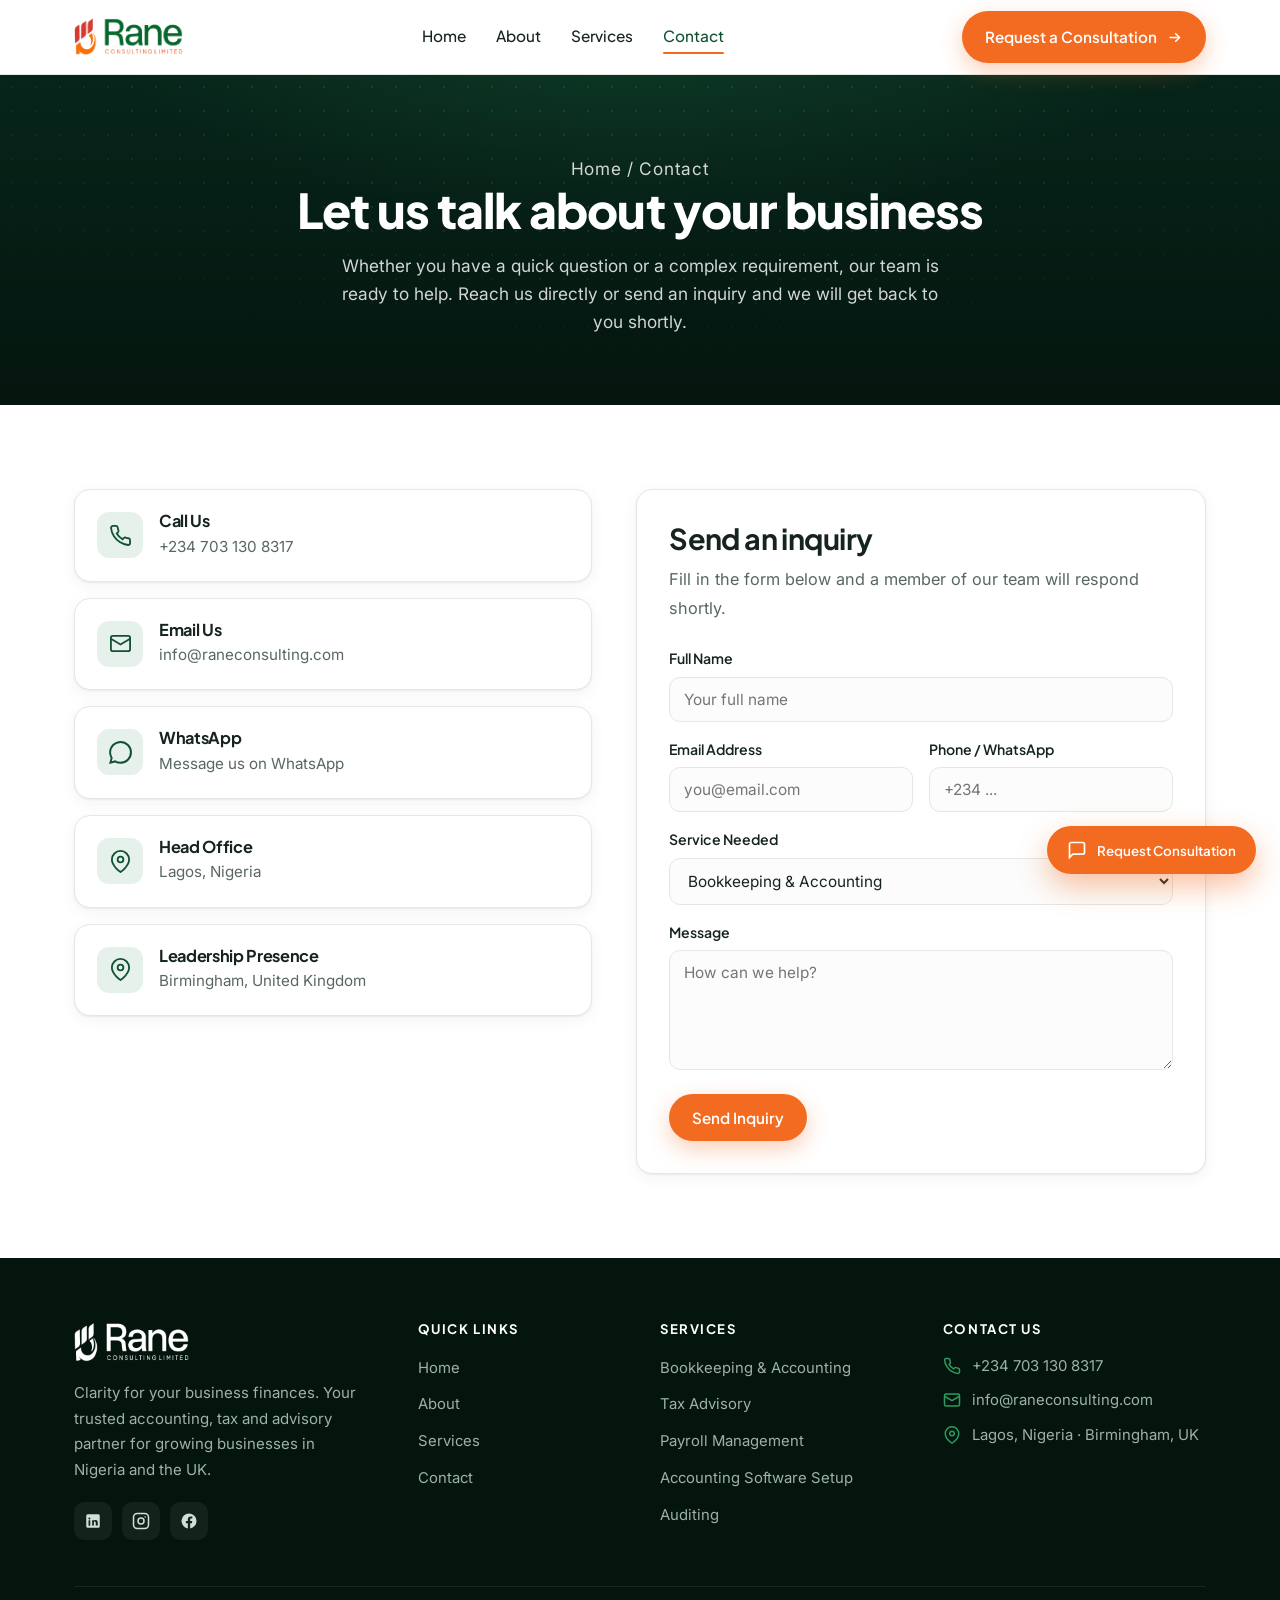
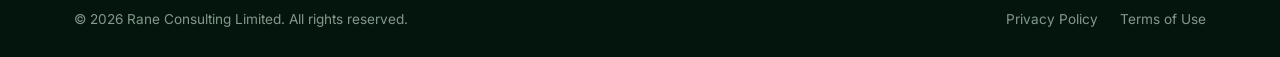
<file: contact.html>
<!DOCTYPE html>
<html lang="en">
<head>
  <meta charset="UTF-8" />
  <meta name="viewport" content="width=device-width, initial-scale=1.0" />
  <title>Contact | Rane Consulting Limited</title>
  <meta name="description" content="Get in touch with Rane Consulting Limited. Call, email or message us on WhatsApp, or send an inquiry and our team will respond shortly. Offices in Lagos and Birmingham." />
  <meta property="og:title" content="Contact | Rane Consulting Limited" />
  <meta property="og:description" content="Speak to a trusted accounting, tax and advisory partner. Reach us by phone, email or WhatsApp." />
  <meta property="og:type" content="website" />
  <meta property="og:url" content="https://www.raneconsulting.com/contact.html" />
  <link rel="preconnect" href="https://fonts.googleapis.com" />
  <link rel="preconnect" href="https://fonts.gstatic.com" crossorigin />
  <link href="https://fonts.googleapis.com/css2?family=Plus+Jakarta+Sans:wght@500;600;700;800&family=Inter:wght@400;500;600&display=swap" rel="stylesheet" />
  <link rel="stylesheet" href="styles.css" />
</head>
<body>

  <!-- HEADER -->
  <header class="site-header">
    <div class="container nav">
      <a class="nav-logo" href="index.html" aria-label="Rane Consulting Limited home">
        <img src="assets/rane-logo-color.png" alt="Rane Consulting Limited logo" />
      </a>
      <nav aria-label="Primary">
        <ul class="nav-menu">
          <li><a href="index.html">Home</a></li>
          <li><a href="about.html">About</a></li>
          <li><a href="services.html">Services</a></li>
          <li><a href="contact.html" aria-current="page">Contact</a></li>
          <li class="nav-cta-mobile"><a class="btn btn-primary" href="#" data-open-modal>Request a Consultation</a></li>
        </ul>
      </nav>
      <div class="nav-cta">
        <a class="btn btn-primary" href="#" data-open-modal>Request a Consultation
          <svg viewBox="0 0 24 24" fill="none" stroke="currentColor" stroke-width="2.2"><path d="M5 12h14M13 6l6 6-6 6"/></svg>
        </a>
      </div>
      <button class="nav-toggle" aria-label="Open menu" aria-expanded="false">
        <svg viewBox="0 0 24 24" fill="none" stroke="currentColor" stroke-width="2"><path d="M3 6h18M3 12h18M3 18h18"/></svg>
      </button>
    </div>
  </header>

  <!-- PAGE HERO -->
  <section class="page-hero">
    <div class="container">
      <p class="breadcrumb"><a href="index.html">Home</a> / Contact</p>
      <h1>Let us talk about your business</h1>
      <p>Whether you have a quick question or a complex requirement, our team is ready to help. Reach us directly or send an inquiry and we will get back to you shortly.</p>
    </div>
  </section>

  <!-- CONTACT -->
  <section class="section">
    <div class="container">
      <div class="contact-grid">

        <!-- Contact details -->
        <div class="contact-cards">
          <div class="contact-card">
            <div class="ci"><svg viewBox="0 0 24 24" fill="none" stroke="currentColor" stroke-width="1.9"><path d="M22 16.92v3a2 2 0 0 1-2.18 2 19.79 19.79 0 0 1-8.63-3.07 19.5 19.5 0 0 1-6-6 19.79 19.79 0 0 1-3.07-8.67A2 2 0 0 1 4.11 2h3a2 2 0 0 1 2 1.72c.13.96.36 1.9.7 2.81a2 2 0 0 1-.45 2.11L8.09 9.91a16 16 0 0 0 6 6l1.27-1.27a2 2 0 0 1 2.11-.45c.91.34 1.85.57 2.81.7A2 2 0 0 1 22 16.92z"/></svg></div>
            <div>
              <h4>Call Us</h4>
              <a href="tel:+2347031308317">+234 703 130 8317</a>
            </div>
          </div>

          <div class="contact-card">
            <div class="ci"><svg viewBox="0 0 24 24" fill="none" stroke="currentColor" stroke-width="1.9"><rect x="2" y="4" width="20" height="16" rx="2"/><path d="m22 7-10 6L2 7"/></svg></div>
            <div>
              <h4>Email Us</h4>
              <a href="mailto:info@raneconsulting.com">info@raneconsulting.com</a>
            </div>
          </div>

          <div class="contact-card">
            <div class="ci"><svg viewBox="0 0 24 24" fill="currentColor"><path d="M.06 24l1.69-6.16a11.87 11.87 0 0 1-1.59-5.95C.16 5.34 5.5 0 12.06 0a11.82 11.82 0 0 1 8.41 3.49 11.82 11.82 0 0 1 3.48 8.42c0 6.56-5.34 11.9-11.9 11.9a11.9 11.9 0 0 1-5.69-1.45L.06 24zM6.6 20.13l.36.22a9.86 9.86 0 0 0 5.03 1.38 9.89 9.89 0 0 0 9.88-9.88 9.83 9.83 0 0 0-2.89-6.99 9.82 9.82 0 0 0-6.98-2.9 9.89 9.89 0 0 0-9.88 9.88 9.85 9.85 0 0 0 1.51 5.26l.24.38-1 3.65 3.73-1z"/></svg></div>
            <div>
              <h4>WhatsApp</h4>
              <a href="#" data-wa target="_blank" rel="noopener">Message us on WhatsApp</a>
            </div>
          </div>

          <div class="contact-card">
            <div class="ci"><svg viewBox="0 0 24 24" fill="none" stroke="currentColor" stroke-width="1.9"><path d="M21 10c0 7-9 13-9 13s-9-6-9-13a9 9 0 0 1 18 0z"/><circle cx="12" cy="10" r="3"/></svg></div>
            <div>
              <h4>Head Office</h4>
              <p>Lagos, Nigeria</p>
            </div>
          </div>

          <div class="contact-card">
            <div class="ci"><svg viewBox="0 0 24 24" fill="none" stroke="currentColor" stroke-width="1.9"><path d="M21 10c0 7-9 13-9 13s-9-6-9-13a9 9 0 0 1 18 0z"/><circle cx="12" cy="10" r="3"/></svg></div>
            <div>
              <h4>Leadership Presence</h4>
              <p>Birmingham, United Kingdom</p>
            </div>
          </div>
        </div>

        <!-- Inquiry form -->
        <div class="contact-form-wrap">
          <h2 style="font-size:clamp(1.4rem,2.6vw,1.8rem);font-weight:700">Send an inquiry</h2>
          <p class="body-copy" style="margin:10px 0 24px">Fill in the form below and a member of our team will respond shortly.</p>
          <form class="sf-form" novalidate>
            <input type="hidden" name="accessKey" value="YOUR_STATICFORMS_ACCESS_KEY" />
            <input type="hidden" name="subject" value="New inquiry from Rane Consulting website" />
            <input type="hidden" name="$autoresponse" value="Thank you for contacting Rane Consulting Limited. We have received your inquiry and will respond shortly." />
            <input class="hp" type="text" name="honeypot" tabindex="-1" autocomplete="off" aria-hidden="true" />
            <div class="field"><label for="c-name">Full Name</label><input id="c-name" type="text" name="name" required placeholder="Your full name" /></div>
            <div class="field-row">
              <div class="field"><label for="c-email">Email Address</label><input id="c-email" type="email" name="email" required placeholder="you@email.com" /></div>
              <div class="field"><label for="c-phone">Phone / WhatsApp</label><input id="c-phone" type="tel" name="phone" placeholder="+234 ..." /></div>
            </div>
            <div class="field"><label for="c-service">Service Needed</label>
              <select id="c-service" name="service">
                <option>Bookkeeping &amp; Accounting</option>
                <option>Financial Reporting</option>
                <option>Auditing</option>
                <option>Payroll Management</option>
                <option>Tax Advisory</option>
                <option>Accounting Software Setup &amp; Training</option>
                <option>CAC / Company Registration</option>
                <option>Due Diligence</option>
                <option>General Inquiry</option>
              </select>
            </div>
            <div class="field"><label for="c-message">Message</label><textarea id="c-message" name="message" placeholder="How can we help?"></textarea></div>
            <button type="submit" class="btn btn-primary">Send Inquiry</button>
            <div class="form-status" role="status" aria-live="polite"></div>
          </form>
        </div>

      </div>
    </div>
  </section>

  <!-- FOOTER -->
  <footer class="site-footer">
    <div class="container">
      <div class="footer-grid">
        <div class="footer-about">
          <div class="footer-logo"><img src="assets/rane-logo-white.png" alt="Rane Consulting Limited" /></div>
          <p>Clarity for your business finances. Your trusted accounting, tax and advisory partner for growing businesses in Nigeria and the UK.</p>
          <div class="footer-social">
            <a href="#" aria-label="LinkedIn"><svg viewBox="0 0 24 24" fill="currentColor"><path d="M19 3a2 2 0 0 1 2 2v14a2 2 0 0 1-2 2H5a2 2 0 0 1-2-2V5a2 2 0 0 1 2-2h14zM8.34 18.34v-7.2H6.06v7.2h2.28zM7.2 9.9a1.32 1.32 0 1 0 0-2.64 1.32 1.32 0 0 0 0 2.64zm11.14 8.44v-3.95c0-2.11-.45-3.74-2.92-3.74-1.19 0-1.98.65-2.31 1.27h-.03v-1.07h-2.19v7.2h2.28v-3.56c0-.94.18-1.85 1.34-1.85 1.15 0 1.16 1.07 1.16 1.91v3.5h2.27z"/></svg></a>
            <a href="https://instagram.com/raneconsultingltd" target="_blank" rel="noopener" aria-label="Instagram"><svg viewBox="0 0 24 24" fill="none" stroke="currentColor" stroke-width="2"><rect x="2" y="2" width="20" height="20" rx="5"/><circle cx="12" cy="12" r="4"/><circle cx="17.5" cy="6.5" r="1" fill="currentColor" stroke="none"/></svg></a>
            <a href="#" aria-label="Facebook"><svg viewBox="0 0 24 24" fill="currentColor"><path d="M22 12a10 10 0 1 0-11.56 9.88v-6.99H7.9V12h2.54V9.8c0-2.5 1.49-3.89 3.78-3.89 1.09 0 2.24.2 2.24.2v2.46h-1.26c-1.24 0-1.63.77-1.63 1.56V12h2.78l-.44 2.89h-2.34v6.99A10 10 0 0 0 22 12z"/></svg></a>
          </div>
        </div>
        <div class="footer-col">
          <h4>Quick Links</h4>
          <ul>
            <li><a href="index.html">Home</a></li>
            <li><a href="about.html">About</a></li>
            <li><a href="services.html">Services</a></li>
            <li><a href="contact.html">Contact</a></li>
          </ul>
        </div>
        <div class="footer-col">
          <h4>Services</h4>
          <ul>
            <li><a href="services.html#bookkeeping">Bookkeeping &amp; Accounting</a></li>
            <li><a href="services.html#tax-advisory">Tax Advisory</a></li>
            <li><a href="services.html#payroll">Payroll Management</a></li>
            <li><a href="services.html#software-setup">Accounting Software Setup</a></li>
            <li><a href="services.html#auditing">Auditing</a></li>
          </ul>
        </div>
        <div class="footer-col">
          <h4>Contact Us</h4>
          <ul class="footer-contact">
            <li><svg viewBox="0 0 24 24" fill="none" stroke="currentColor" stroke-width="2"><path d="M22 16.92v3a2 2 0 0 1-2.18 2 19.79 19.79 0 0 1-8.63-3.07 19.5 19.5 0 0 1-6-6 19.79 19.79 0 0 1-3.07-8.67A2 2 0 0 1 4.11 2h3a2 2 0 0 1 2 1.72c.13.96.36 1.9.7 2.81a2 2 0 0 1-.45 2.11L8.09 9.91a16 16 0 0 0 6 6l1.27-1.27a2 2 0 0 1 2.11-.45c.91.34 1.85.57 2.81.7A2 2 0 0 1 22 16.92z"/></svg> <a href="tel:+2347031308317">+234 703 130 8317</a></li>
            <li><svg viewBox="0 0 24 24" fill="none" stroke="currentColor" stroke-width="2"><rect x="2" y="4" width="20" height="16" rx="2"/><path d="m22 7-10 6L2 7"/></svg> <a href="mailto:info@raneconsulting.com">info@raneconsulting.com</a></li>
            <li><svg viewBox="0 0 24 24" fill="none" stroke="currentColor" stroke-width="2"><path d="M21 10c0 7-9 13-9 13s-9-6-9-13a9 9 0 0 1 18 0z"/><circle cx="12" cy="10" r="3"/></svg> Lagos, Nigeria &middot; Birmingham, UK</li>
          </ul>
        </div>
      </div>
      <div class="footer-bottom">
        <p>&copy; <span data-year>2026</span> Rane Consulting Limited. All rights reserved.</p>
        <div class="legal">
          <a href="#">Privacy Policy</a>
          <a href="#">Terms of Use</a>
        </div>
      </div>
    </div>
  </footer>

  <!-- FLOATING + STICKY + MODAL (shared) -->
  <button class="float-cta" data-open-modal aria-label="Request a consultation">
    <svg viewBox="0 0 24 24" fill="none" stroke="currentColor" stroke-width="2"><path d="M21 15a2 2 0 0 1-2 2H7l-4 4V5a2 2 0 0 1 2-2h14a2 2 0 0 1 2 2z"/></svg>
    Request Consultation
  </button>

  <div class="sticky-bar">
    <a class="sb-wa" data-wa target="_blank" rel="noopener">
      <svg viewBox="0 0 24 24" fill="currentColor"><path d="M.06 24l1.69-6.16a11.87 11.87 0 0 1-1.59-5.95C.16 5.34 5.5 0 12.06 0a11.82 11.82 0 0 1 8.41 3.49 11.82 11.82 0 0 1 3.48 8.42c0 6.56-5.34 11.9-11.9 11.9a11.9 11.9 0 0 1-5.69-1.45L.06 24zM6.6 20.13l.36.22a9.86 9.86 0 0 0 5.03 1.38 9.89 9.89 0 0 0 9.88-9.88 9.83 9.83 0 0 0-2.89-6.99 9.82 9.82 0 0 0-6.98-2.9 9.89 9.89 0 0 0-9.88 9.88 9.85 9.85 0 0 0 1.51 5.26l.24.38-1 3.65 3.73-1z"/></svg>
      WhatsApp
    </a>
    <button class="sb-inq" data-open-modal>
      <svg viewBox="0 0 24 24" fill="none" stroke="currentColor" stroke-width="2"><path d="M4 4h16v12H5.17L4 17.17z"/></svg>
      Send Inquiry
    </button>
  </div>

  <div class="modal-overlay" id="inquiryModal" aria-hidden="true" role="dialog" aria-modal="true" aria-labelledby="modalTitle">
    <div class="modal">
      <div class="modal-head">
        <div><h3 id="modalTitle">Request a Consultation</h3><p>Tell us what you need and we will get back to you shortly.</p></div>
        <button class="modal-close" data-close-modal aria-label="Close"><svg viewBox="0 0 24 24" fill="none" stroke="currentColor" stroke-width="2"><path d="M18 6 6 18M6 6l12 12"/></svg></button>
      </div>
      <div class="modal-body">
        <form class="sf-form" novalidate>
          <input type="hidden" name="accessKey" value="YOUR_STATICFORMS_ACCESS_KEY" />
          <input type="hidden" name="subject" value="New consultation request from Rane Consulting website" />
          <input type="hidden" name="$autoresponse" value="Thank you for contacting Rane Consulting Limited. We have received your inquiry and will respond shortly." />
          <input class="hp" type="text" name="honeypot" tabindex="-1" autocomplete="off" aria-hidden="true" />
          <div class="field"><label for="m-name">Full Name</label><input id="m-name" type="text" name="name" required placeholder="Your full name" /></div>
          <div class="field-row">
            <div class="field"><label for="m-email">Email Address</label><input id="m-email" type="email" name="email" required placeholder="you@email.com" /></div>
            <div class="field"><label for="m-phone">Phone / WhatsApp</label><input id="m-phone" type="tel" name="phone" placeholder="+234 ..." /></div>
          </div>
          <div class="field"><label for="m-service">Service Needed</label>
            <select id="m-service" name="service">
              <option>Bookkeeping &amp; Accounting</option>
              <option>Financial Reporting</option>
              <option>Auditing</option>
              <option>Payroll Management</option>
              <option>Tax Advisory</option>
              <option>Accounting Software Setup &amp; Training</option>
              <option>CAC / Company Registration</option>
              <option>Due Diligence</option>
              <option>General Inquiry</option>
            </select>
          </div>
          <div class="field"><label for="m-message">Message</label><textarea id="m-message" name="message" placeholder="How can we help?"></textarea></div>
          <button type="submit" class="btn btn-primary">Send Inquiry</button>
          <div class="form-status" role="status" aria-live="polite"></div>
        </form>
      </div>
    </div>
  </div>

  <script src="script.js"></script>
</body>
</html>
</file>
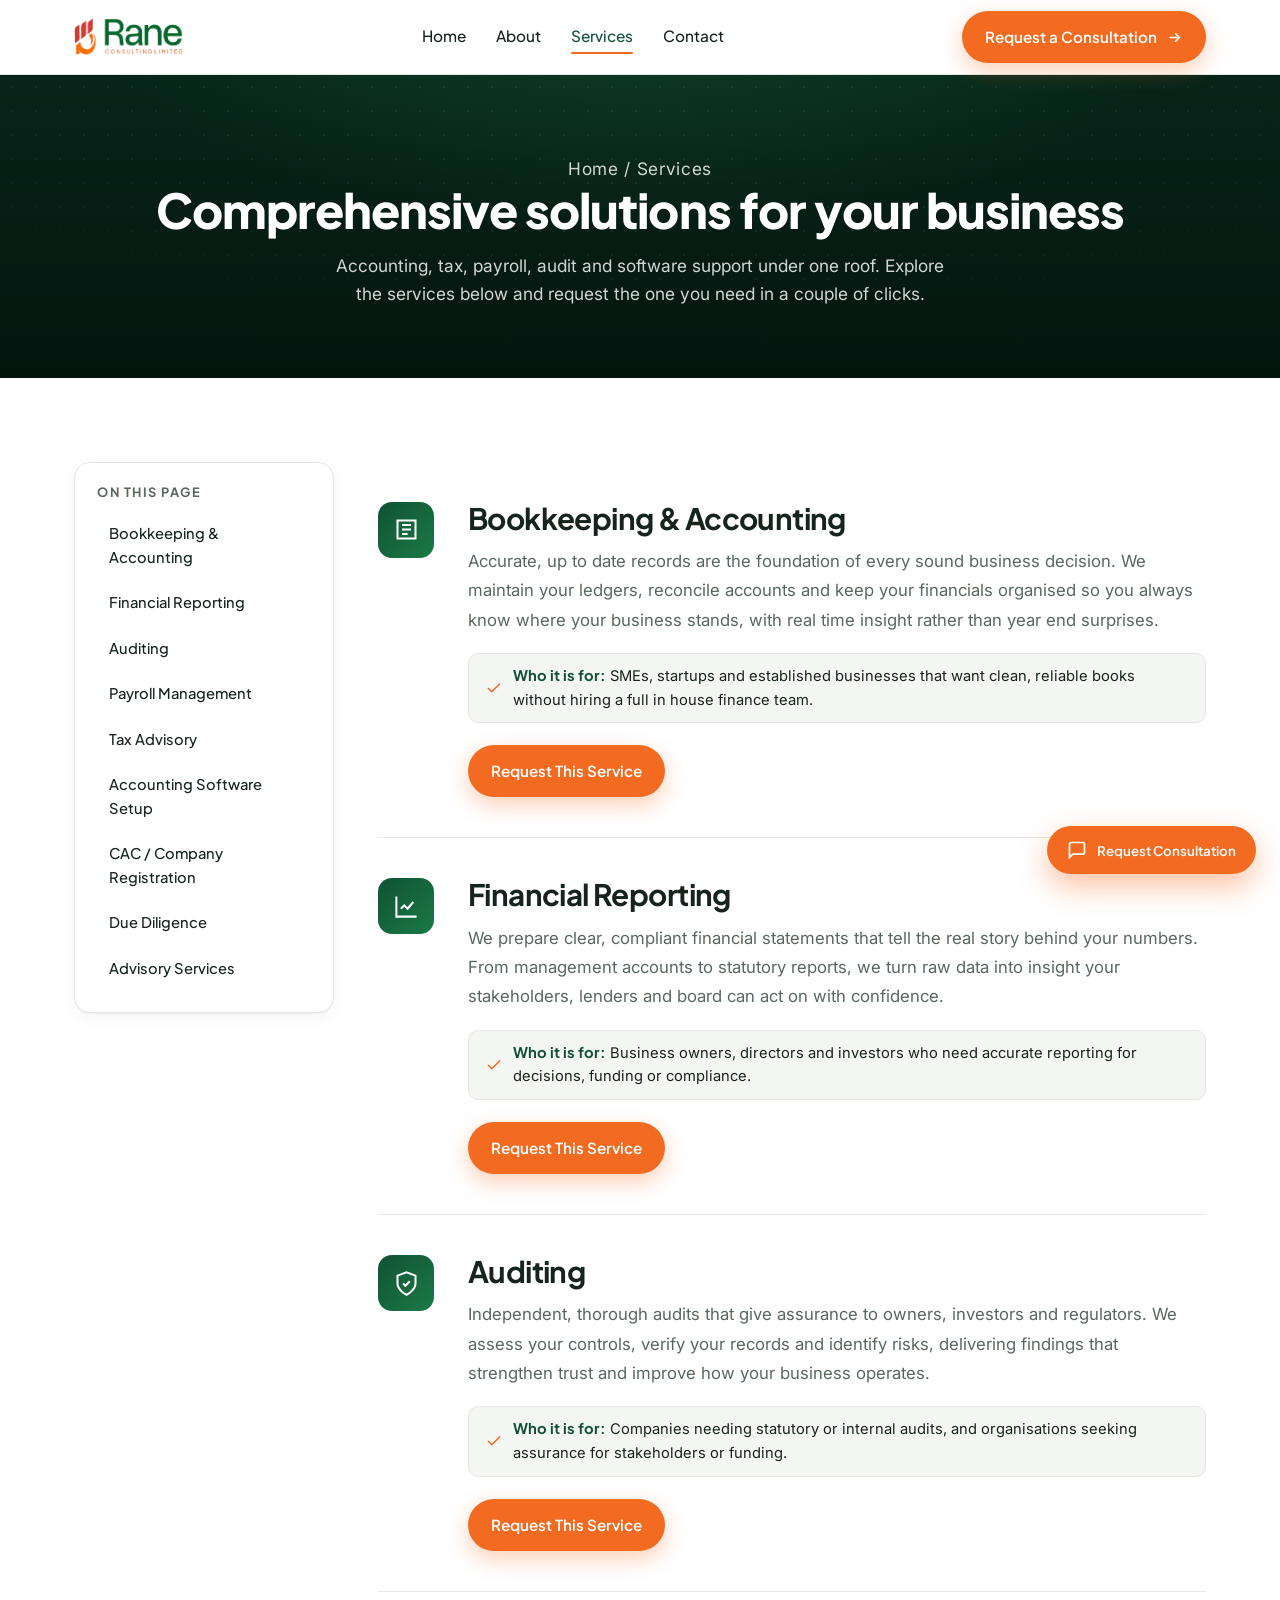
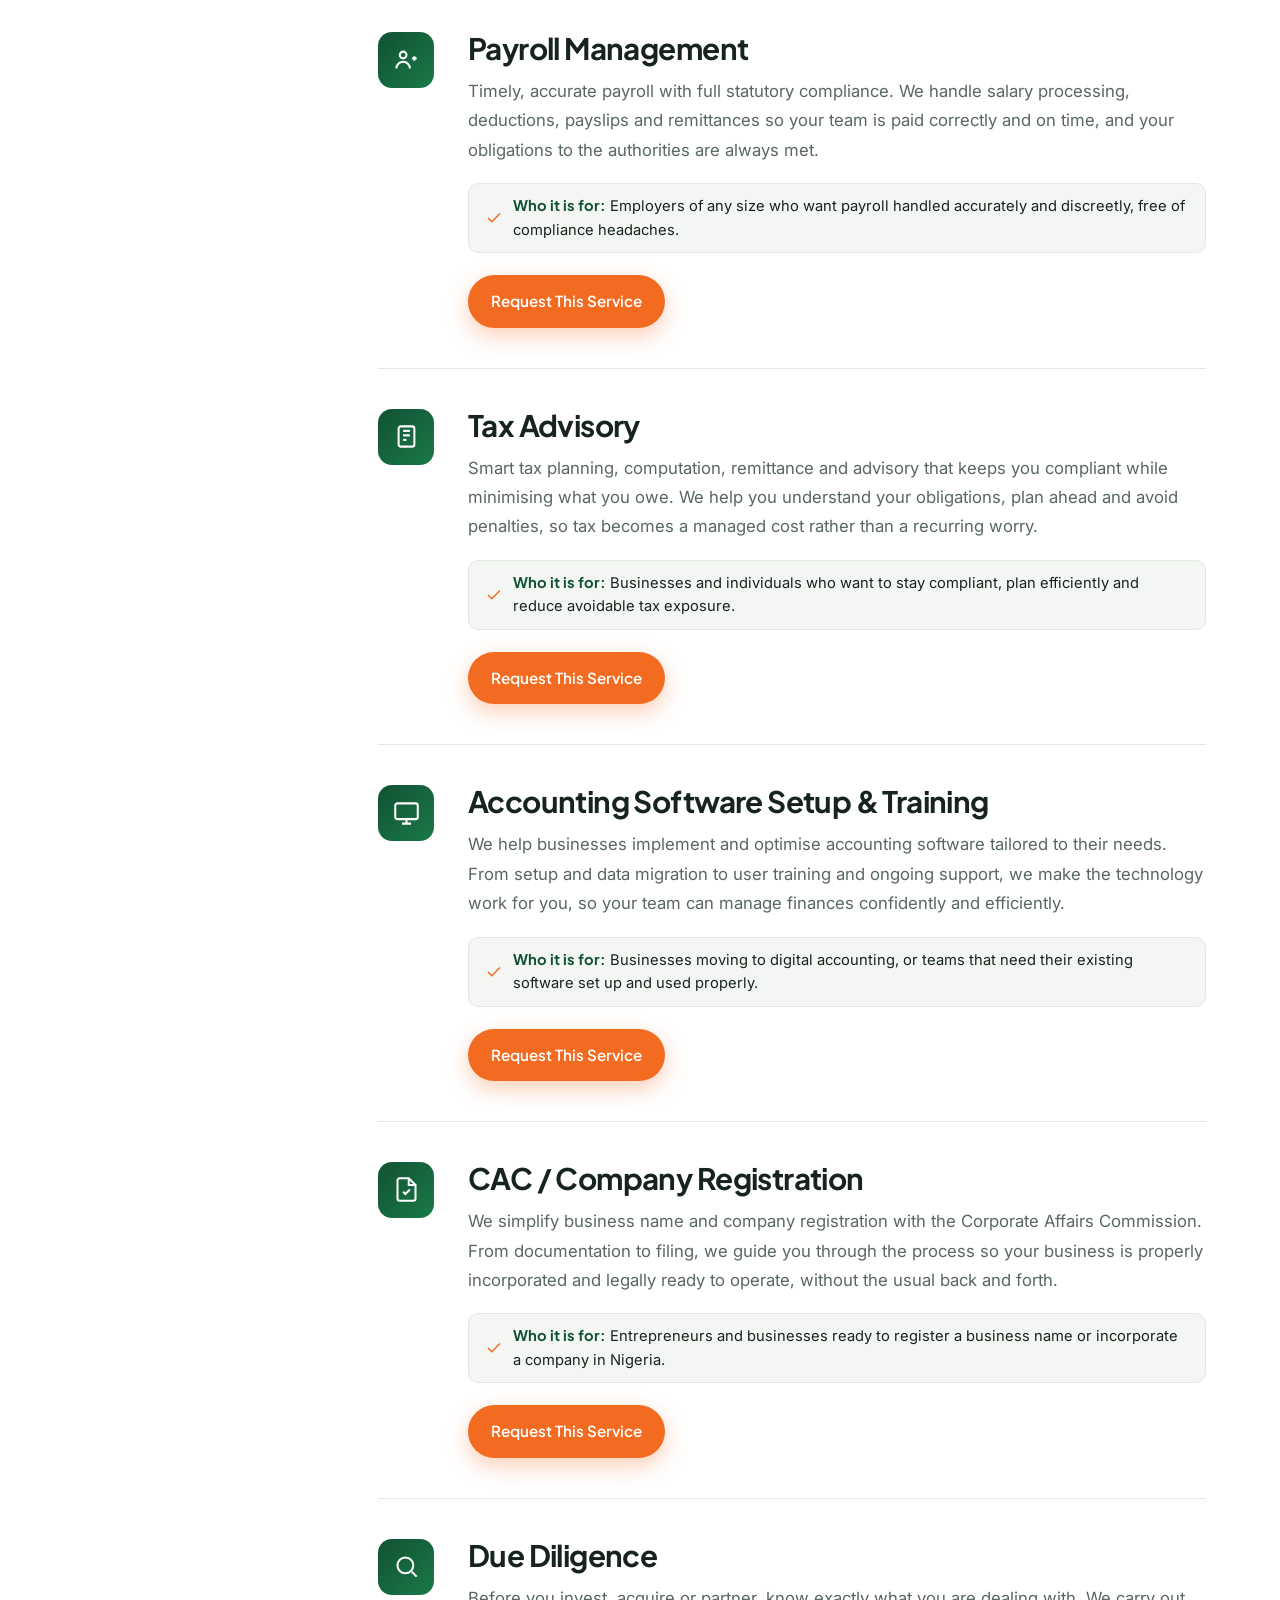
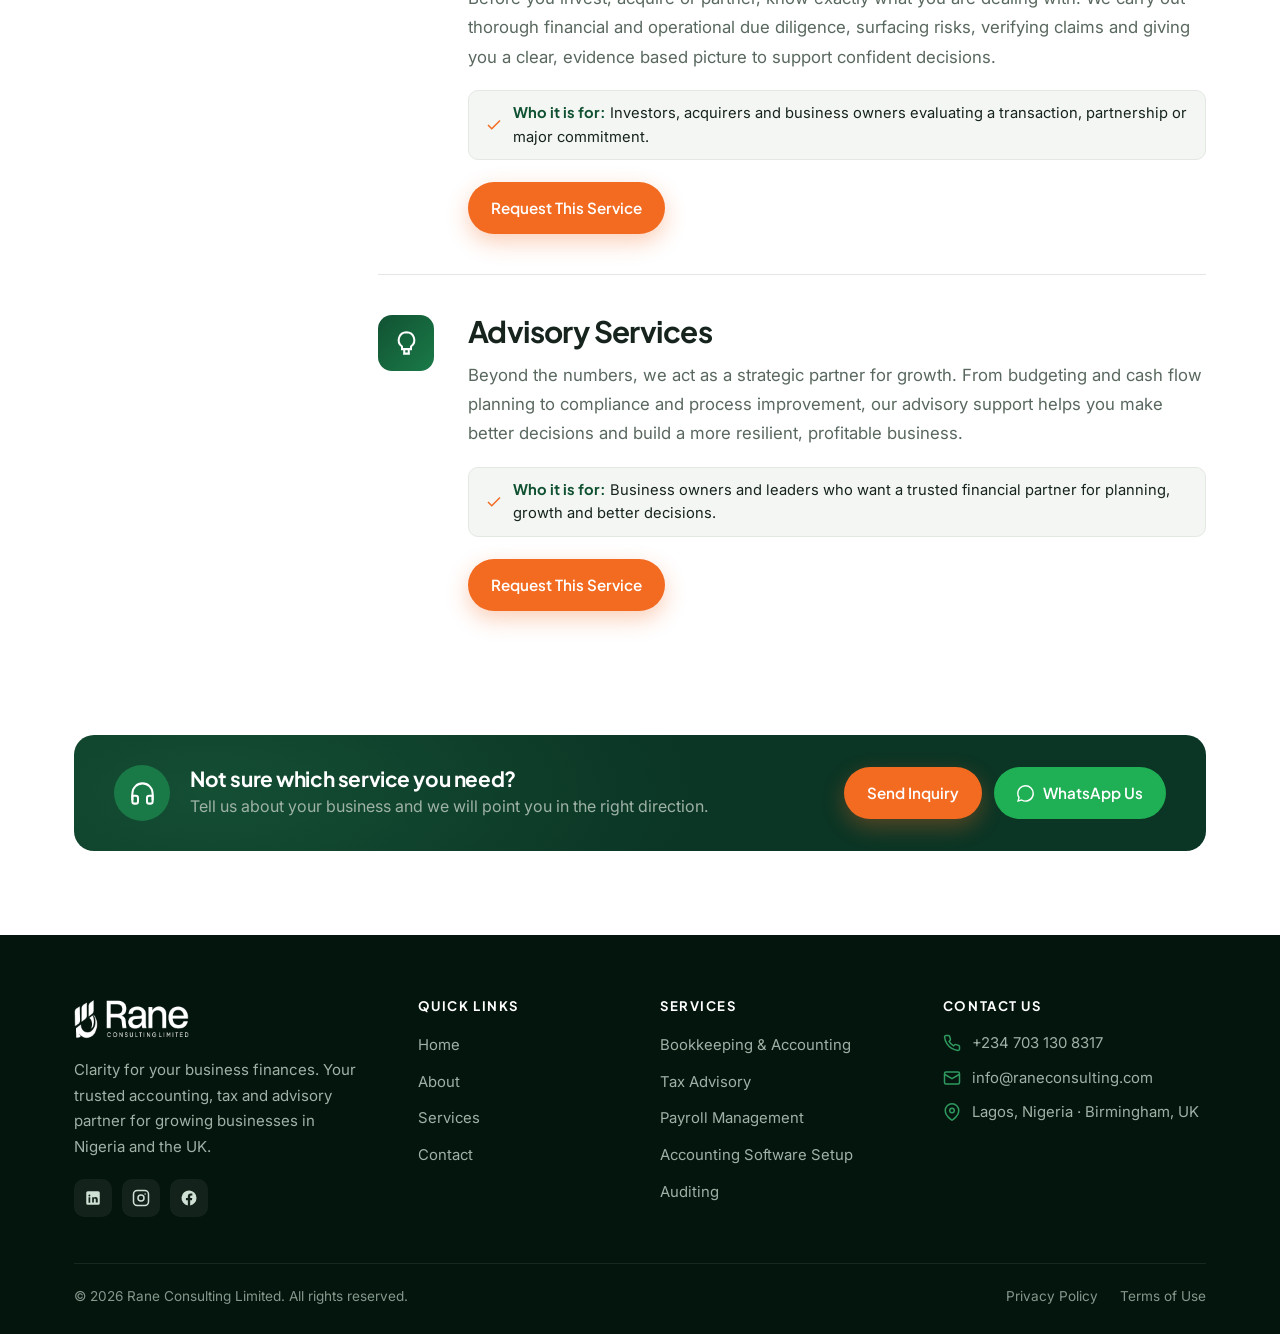
<file: services.html>
<!DOCTYPE html>
<html lang="en">
<head>
  <meta charset="UTF-8" />
  <meta name="viewport" content="width=device-width, initial-scale=1.0" />
  <title>Services | Rane Consulting Limited</title>
  <meta name="description" content="Accounting, financial reporting, auditing, payroll, tax advisory, accounting software setup, CAC registration, due diligence and advisory services from Rane Consulting Limited." />
  <meta property="og:title" content="Services | Rane Consulting Limited" />
  <meta property="og:description" content="Comprehensive accounting, tax, audit, payroll and software solutions under one roof." />
  <meta property="og:type" content="website" />
  <meta property="og:url" content="https://www.raneconsulting.com/services.html" />
  <link rel="preconnect" href="https://fonts.googleapis.com" />
  <link rel="preconnect" href="https://fonts.gstatic.com" crossorigin />
  <link href="https://fonts.googleapis.com/css2?family=Plus+Jakarta+Sans:wght@500;600;700;800&family=Inter:wght@400;500;600&display=swap" rel="stylesheet" />
  <link rel="stylesheet" href="styles.css" />
</head>
<body>

  <!-- HEADER -->
  <header class="site-header">
    <div class="container nav">
      <a class="nav-logo" href="index.html" aria-label="Rane Consulting Limited home">
        <img src="assets/rane-logo-color.png" alt="Rane Consulting Limited logo" />
      </a>
      <nav aria-label="Primary">
        <ul class="nav-menu">
          <li><a href="index.html">Home</a></li>
          <li><a href="about.html">About</a></li>
          <li><a href="services.html" aria-current="page">Services</a></li>
          <li><a href="contact.html">Contact</a></li>
          <li class="nav-cta-mobile"><a class="btn btn-primary" href="#" data-open-modal>Request a Consultation</a></li>
        </ul>
      </nav>
      <div class="nav-cta">
        <a class="btn btn-primary" href="#" data-open-modal>Request a Consultation
          <svg viewBox="0 0 24 24" fill="none" stroke="currentColor" stroke-width="2.2"><path d="M5 12h14M13 6l6 6-6 6"/></svg>
        </a>
      </div>
      <button class="nav-toggle" aria-label="Open menu" aria-expanded="false">
        <svg viewBox="0 0 24 24" fill="none" stroke="currentColor" stroke-width="2"><path d="M3 6h18M3 12h18M3 18h18"/></svg>
      </button>
    </div>
  </header>

  <!-- PAGE HERO -->
  <section class="page-hero">
    <div class="container">
      <p class="breadcrumb"><a href="index.html">Home</a> / Services</p>
      <h1>Comprehensive solutions for your business</h1>
      <p>Accounting, tax, payroll, audit and software support under one roof. Explore the services below and request the one you need in a couple of clicks.</p>
    </div>
  </section>

  <!-- SERVICES -->
  <section class="section">
    <div class="container">
      <div class="svc-layout">

        <!-- Sticky index -->
        <aside class="svc-index" aria-label="Services list">
          <h4>On this page</h4>
          <ul>
            <li><a href="#bookkeeping">Bookkeeping &amp; Accounting</a></li>
            <li><a href="#financial-reporting">Financial Reporting</a></li>
            <li><a href="#auditing">Auditing</a></li>
            <li><a href="#payroll">Payroll Management</a></li>
            <li><a href="#tax-advisory">Tax Advisory</a></li>
            <li><a href="#software-setup">Accounting Software Setup</a></li>
            <li><a href="#cac-registration">CAC / Company Registration</a></li>
            <li><a href="#due-diligence">Due Diligence</a></li>
            <li><a href="#advisory">Advisory Services</a></li>
          </ul>
        </aside>

        <!-- Service blocks -->
        <div>

          <article class="svc" id="bookkeeping">
            <div class="svc-inner">
              <div class="svc-num"><svg viewBox="0 0 24 24" fill="none" stroke="currentColor" stroke-width="1.8"><path d="M4 4h16v16H4z"/><path d="M8 8h8M8 12h8M8 16h5"/></svg></div>
              <div>
                <h2>Bookkeeping &amp; Accounting</h2>
                <p class="svc-lead">Accurate, up to date records are the foundation of every sound business decision. We maintain your ledgers, reconcile accounts and keep your financials organised so you always know where your business stands, with real time insight rather than year end surprises.</p>
                <div class="svc-for"><svg viewBox="0 0 24 24" fill="none" stroke="currentColor" stroke-width="2"><path d="M20 6 9 17l-5-5"/></svg><span><b>Who it is for:</b> SMEs, startups and established businesses that want clean, reliable books without hiring a full in house finance team.</span></div>
                <div><a class="btn btn-primary" href="#" data-open-modal data-service="Bookkeeping &amp; Accounting">Request This Service</a></div>
              </div>
            </div>
          </article>

          <article class="svc" id="financial-reporting">
            <div class="svc-inner">
              <div class="svc-num"><svg viewBox="0 0 24 24" fill="none" stroke="currentColor" stroke-width="1.8"><path d="M3 3v18h18"/><path d="M7 14l3-3 3 3 5-6"/></svg></div>
              <div>
                <h2>Financial Reporting</h2>
                <p class="svc-lead">We prepare clear, compliant financial statements that tell the real story behind your numbers. From management accounts to statutory reports, we turn raw data into insight your stakeholders, lenders and board can act on with confidence.</p>
                <div class="svc-for"><svg viewBox="0 0 24 24" fill="none" stroke="currentColor" stroke-width="2"><path d="M20 6 9 17l-5-5"/></svg><span><b>Who it is for:</b> Business owners, directors and investors who need accurate reporting for decisions, funding or compliance.</span></div>
                <div><a class="btn btn-primary" href="#" data-open-modal data-service="Financial Reporting">Request This Service</a></div>
              </div>
            </div>
          </article>

          <article class="svc" id="auditing">
            <div class="svc-inner">
              <div class="svc-num"><svg viewBox="0 0 24 24" fill="none" stroke="currentColor" stroke-width="1.8"><path d="M12 22s8-4 8-10V5l-8-3-8 3v7c0 6 8 10 8 10z"/><path d="M9 12l2 2 4-4"/></svg></div>
              <div>
                <h2>Auditing</h2>
                <p class="svc-lead">Independent, thorough audits that give assurance to owners, investors and regulators. We assess your controls, verify your records and identify risks, delivering findings that strengthen trust and improve how your business operates.</p>
                <div class="svc-for"><svg viewBox="0 0 24 24" fill="none" stroke="currentColor" stroke-width="2"><path d="M20 6 9 17l-5-5"/></svg><span><b>Who it is for:</b> Companies needing statutory or internal audits, and organisations seeking assurance for stakeholders or funding.</span></div>
                <div><a class="btn btn-primary" href="#" data-open-modal data-service="Auditing">Request This Service</a></div>
              </div>
            </div>
          </article>

          <article class="svc" id="payroll">
            <div class="svc-inner">
              <div class="svc-num"><svg viewBox="0 0 24 24" fill="none" stroke="currentColor" stroke-width="1.8"><circle cx="9" cy="8" r="3"/><path d="M3 20c0-3.3 2.7-6 6-6s6 2.7 6 6"/><path d="M17 11h4M19 9v4"/></svg></div>
              <div>
                <h2>Payroll Management</h2>
                <p class="svc-lead">Timely, accurate payroll with full statutory compliance. We handle salary processing, deductions, payslips and remittances so your team is paid correctly and on time, and your obligations to the authorities are always met.</p>
                <div class="svc-for"><svg viewBox="0 0 24 24" fill="none" stroke="currentColor" stroke-width="2"><path d="M20 6 9 17l-5-5"/></svg><span><b>Who it is for:</b> Employers of any size who want payroll handled accurately and discreetly, free of compliance headaches.</span></div>
                <div><a class="btn btn-primary" href="#" data-open-modal data-service="Payroll Management">Request This Service</a></div>
              </div>
            </div>
          </article>

          <article class="svc" id="tax-advisory">
            <div class="svc-inner">
              <div class="svc-num"><svg viewBox="0 0 24 24" fill="none" stroke="currentColor" stroke-width="1.8"><path d="M9 7h6M9 11h6M7 3h10a2 2 0 0 1 2 2v14a2 2 0 0 1-2 2H7a2 2 0 0 1-2-2V5a2 2 0 0 1 2-2z"/><path d="M9 15h3"/></svg></div>
              <div>
                <h2>Tax Advisory</h2>
                <p class="svc-lead">Smart tax planning, computation, remittance and advisory that keeps you compliant while minimising what you owe. We help you understand your obligations, plan ahead and avoid penalties, so tax becomes a managed cost rather than a recurring worry.</p>
                <div class="svc-for"><svg viewBox="0 0 24 24" fill="none" stroke="currentColor" stroke-width="2"><path d="M20 6 9 17l-5-5"/></svg><span><b>Who it is for:</b> Businesses and individuals who want to stay compliant, plan efficiently and reduce avoidable tax exposure.</span></div>
                <div><a class="btn btn-primary" href="#" data-open-modal data-service="Tax Advisory">Request This Service</a></div>
              </div>
            </div>
          </article>

          <article class="svc" id="software-setup">
            <div class="svc-inner">
              <div class="svc-num"><svg viewBox="0 0 24 24" fill="none" stroke="currentColor" stroke-width="1.8"><rect x="2" y="3" width="20" height="14" rx="2"/><path d="M8 21h8M12 17v4"/></svg></div>
              <div>
                <h2>Accounting Software Setup &amp; Training</h2>
                <p class="svc-lead">We help businesses implement and optimise accounting software tailored to their needs. From setup and data migration to user training and ongoing support, we make the technology work for you, so your team can manage finances confidently and efficiently.</p>
                <div class="svc-for"><svg viewBox="0 0 24 24" fill="none" stroke="currentColor" stroke-width="2"><path d="M20 6 9 17l-5-5"/></svg><span><b>Who it is for:</b> Businesses moving to digital accounting, or teams that need their existing software set up and used properly.</span></div>
                <div><a class="btn btn-primary" href="#" data-open-modal data-service="Accounting Software Setup &amp; Training">Request This Service</a></div>
              </div>
            </div>
          </article>

          <article class="svc" id="cac-registration">
            <div class="svc-inner">
              <div class="svc-num"><svg viewBox="0 0 24 24" fill="none" stroke="currentColor" stroke-width="1.8"><path d="M14 2H6a2 2 0 0 0-2 2v16a2 2 0 0 0 2 2h12a2 2 0 0 0 2-2V8z"/><path d="M14 2v6h6"/><path d="M9 14l2 2 4-4"/></svg></div>
              <div>
                <h2>CAC / Company Registration</h2>
                <p class="svc-lead">We simplify business name and company registration with the Corporate Affairs Commission. From documentation to filing, we guide you through the process so your business is properly incorporated and legally ready to operate, without the usual back and forth.</p>
                <div class="svc-for"><svg viewBox="0 0 24 24" fill="none" stroke="currentColor" stroke-width="2"><path d="M20 6 9 17l-5-5"/></svg><span><b>Who it is for:</b> Entrepreneurs and businesses ready to register a business name or incorporate a company in Nigeria.</span></div>
                <div><a class="btn btn-primary" href="#" data-open-modal data-service="CAC / Company Registration">Request This Service</a></div>
              </div>
            </div>
          </article>

          <article class="svc" id="due-diligence">
            <div class="svc-inner">
              <div class="svc-num"><svg viewBox="0 0 24 24" fill="none" stroke="currentColor" stroke-width="1.8"><circle cx="11" cy="11" r="7"/><path d="m21 21-4.3-4.3"/></svg></div>
              <div>
                <h2>Due Diligence</h2>
                <p class="svc-lead">Before you invest, acquire or partner, know exactly what you are dealing with. We carry out thorough financial and operational due diligence, surfacing risks, verifying claims and giving you a clear, evidence based picture to support confident decisions.</p>
                <div class="svc-for"><svg viewBox="0 0 24 24" fill="none" stroke="currentColor" stroke-width="2"><path d="M20 6 9 17l-5-5"/></svg><span><b>Who it is for:</b> Investors, acquirers and business owners evaluating a transaction, partnership or major commitment.</span></div>
                <div><a class="btn btn-primary" href="#" data-open-modal data-service="Due Diligence">Request This Service</a></div>
              </div>
            </div>
          </article>

          <article class="svc" id="advisory">
            <div class="svc-inner">
              <div class="svc-num"><svg viewBox="0 0 24 24" fill="none" stroke="currentColor" stroke-width="1.8"><path d="M12 2a7 7 0 0 0-4 12.7V17h8v-2.3A7 7 0 0 0 12 2z"/><path d="M9 21h6M10 17v4M14 17v4"/></svg></div>
              <div>
                <h2>Advisory Services</h2>
                <p class="svc-lead">Beyond the numbers, we act as a strategic partner for growth. From budgeting and cash flow planning to compliance and process improvement, our advisory support helps you make better decisions and build a more resilient, profitable business.</p>
                <div class="svc-for"><svg viewBox="0 0 24 24" fill="none" stroke="currentColor" stroke-width="2"><path d="M20 6 9 17l-5-5"/></svg><span><b>Who it is for:</b> Business owners and leaders who want a trusted financial partner for planning, growth and better decisions.</span></div>
                <div><a class="btn btn-primary" href="#" data-open-modal data-service="General Inquiry">Request This Service</a></div>
              </div>
            </div>
          </article>

        </div>
      </div>
    </div>
  </section>

  <!-- CTA STRIP -->
  <section class="section" style="padding-top:0">
    <div class="container">
      <div class="cta-strip">
        <div class="cta-text">
          <div class="cta-badge"><svg viewBox="0 0 24 24" fill="none" stroke="currentColor" stroke-width="1.8"><path d="M3 18v-6a9 9 0 0 1 18 0v6"/><path d="M21 19a2 2 0 0 1-2 2h-1a2 2 0 0 1-2-2v-3a2 2 0 0 1 2-2h3zM3 19a2 2 0 0 0 2 2h1a2 2 0 0 0 2-2v-3a2 2 0 0 0-2-2H3z"/></svg></div>
          <div>
            <h3>Not sure which service you need?</h3>
            <p>Tell us about your business and we will point you in the right direction.</p>
          </div>
        </div>
        <div class="cta-actions">
          <a class="btn btn-primary" href="#" data-open-modal>Send Inquiry</a>
          <a class="btn btn-wa" href="#" data-wa target="_blank" rel="noopener">
            <svg viewBox="0 0 24 24" fill="currentColor"><path d="M.06 24l1.69-6.16a11.87 11.87 0 0 1-1.59-5.95C.16 5.34 5.5 0 12.06 0a11.82 11.82 0 0 1 8.41 3.49 11.82 11.82 0 0 1 3.48 8.42c0 6.56-5.34 11.9-11.9 11.9a11.9 11.9 0 0 1-5.69-1.45L.06 24zM6.6 20.13l.36.22a9.86 9.86 0 0 0 5.03 1.38 9.89 9.89 0 0 0 9.88-9.88 9.83 9.83 0 0 0-2.89-6.99 9.82 9.82 0 0 0-6.98-2.9 9.89 9.89 0 0 0-9.88 9.88 9.85 9.85 0 0 0 1.51 5.26l.24.38-1 3.65 3.73-1z"/></svg>
            WhatsApp Us
          </a>
        </div>
      </div>
    </div>
  </section>

  <!-- FOOTER -->
  <footer class="site-footer">
    <div class="container">
      <div class="footer-grid">
        <div class="footer-about">
          <div class="footer-logo"><img src="assets/rane-logo-white.png" alt="Rane Consulting Limited" /></div>
          <p>Clarity for your business finances. Your trusted accounting, tax and advisory partner for growing businesses in Nigeria and the UK.</p>
          <div class="footer-social">
            <a href="#" aria-label="LinkedIn"><svg viewBox="0 0 24 24" fill="currentColor"><path d="M19 3a2 2 0 0 1 2 2v14a2 2 0 0 1-2 2H5a2 2 0 0 1-2-2V5a2 2 0 0 1 2-2h14zM8.34 18.34v-7.2H6.06v7.2h2.28zM7.2 9.9a1.32 1.32 0 1 0 0-2.64 1.32 1.32 0 0 0 0 2.64zm11.14 8.44v-3.95c0-2.11-.45-3.74-2.92-3.74-1.19 0-1.98.65-2.31 1.27h-.03v-1.07h-2.19v7.2h2.28v-3.56c0-.94.18-1.85 1.34-1.85 1.15 0 1.16 1.07 1.16 1.91v3.5h2.27z"/></svg></a>
            <a href="https://instagram.com/raneconsultingltd" target="_blank" rel="noopener" aria-label="Instagram"><svg viewBox="0 0 24 24" fill="none" stroke="currentColor" stroke-width="2"><rect x="2" y="2" width="20" height="20" rx="5"/><circle cx="12" cy="12" r="4"/><circle cx="17.5" cy="6.5" r="1" fill="currentColor" stroke="none"/></svg></a>
            <a href="#" aria-label="Facebook"><svg viewBox="0 0 24 24" fill="currentColor"><path d="M22 12a10 10 0 1 0-11.56 9.88v-6.99H7.9V12h2.54V9.8c0-2.5 1.49-3.89 3.78-3.89 1.09 0 2.24.2 2.24.2v2.46h-1.26c-1.24 0-1.63.77-1.63 1.56V12h2.78l-.44 2.89h-2.34v6.99A10 10 0 0 0 22 12z"/></svg></a>
          </div>
        </div>
        <div class="footer-col">
          <h4>Quick Links</h4>
          <ul>
            <li><a href="index.html">Home</a></li>
            <li><a href="about.html">About</a></li>
            <li><a href="services.html">Services</a></li>
            <li><a href="contact.html">Contact</a></li>
          </ul>
        </div>
        <div class="footer-col">
          <h4>Services</h4>
          <ul>
            <li><a href="services.html#bookkeeping">Bookkeeping &amp; Accounting</a></li>
            <li><a href="services.html#tax-advisory">Tax Advisory</a></li>
            <li><a href="services.html#payroll">Payroll Management</a></li>
            <li><a href="services.html#software-setup">Accounting Software Setup</a></li>
            <li><a href="services.html#auditing">Auditing</a></li>
          </ul>
        </div>
        <div class="footer-col">
          <h4>Contact Us</h4>
          <ul class="footer-contact">
            <li><svg viewBox="0 0 24 24" fill="none" stroke="currentColor" stroke-width="2"><path d="M22 16.92v3a2 2 0 0 1-2.18 2 19.79 19.79 0 0 1-8.63-3.07 19.5 19.5 0 0 1-6-6 19.79 19.79 0 0 1-3.07-8.67A2 2 0 0 1 4.11 2h3a2 2 0 0 1 2 1.72c.13.96.36 1.9.7 2.81a2 2 0 0 1-.45 2.11L8.09 9.91a16 16 0 0 0 6 6l1.27-1.27a2 2 0 0 1 2.11-.45c.91.34 1.85.57 2.81.7A2 2 0 0 1 22 16.92z"/></svg> <a href="tel:+2347031308317">+234 703 130 8317</a></li>
            <li><svg viewBox="0 0 24 24" fill="none" stroke="currentColor" stroke-width="2"><rect x="2" y="4" width="20" height="16" rx="2"/><path d="m22 7-10 6L2 7"/></svg> <a href="mailto:info@raneconsulting.com">info@raneconsulting.com</a></li>
            <li><svg viewBox="0 0 24 24" fill="none" stroke="currentColor" stroke-width="2"><path d="M21 10c0 7-9 13-9 13s-9-6-9-13a9 9 0 0 1 18 0z"/><circle cx="12" cy="10" r="3"/></svg> Lagos, Nigeria &middot; Birmingham, UK</li>
          </ul>
        </div>
      </div>
      <div class="footer-bottom">
        <p>&copy; <span data-year>2026</span> Rane Consulting Limited. All rights reserved.</p>
        <div class="legal">
          <a href="#">Privacy Policy</a>
          <a href="#">Terms of Use</a>
        </div>
      </div>
    </div>
  </footer>

  <!-- FLOATING + STICKY + MODAL (shared) -->
  <button class="float-cta" data-open-modal aria-label="Request a consultation">
    <svg viewBox="0 0 24 24" fill="none" stroke="currentColor" stroke-width="2"><path d="M21 15a2 2 0 0 1-2 2H7l-4 4V5a2 2 0 0 1 2-2h14a2 2 0 0 1 2 2z"/></svg>
    Request Consultation
  </button>

  <div class="sticky-bar">
    <a class="sb-wa" data-wa target="_blank" rel="noopener">
      <svg viewBox="0 0 24 24" fill="currentColor"><path d="M.06 24l1.69-6.16a11.87 11.87 0 0 1-1.59-5.95C.16 5.34 5.5 0 12.06 0a11.82 11.82 0 0 1 8.41 3.49 11.82 11.82 0 0 1 3.48 8.42c0 6.56-5.34 11.9-11.9 11.9a11.9 11.9 0 0 1-5.69-1.45L.06 24zM6.6 20.13l.36.22a9.86 9.86 0 0 0 5.03 1.38 9.89 9.89 0 0 0 9.88-9.88 9.83 9.83 0 0 0-2.89-6.99 9.82 9.82 0 0 0-6.98-2.9 9.89 9.89 0 0 0-9.88 9.88 9.85 9.85 0 0 0 1.51 5.26l.24.38-1 3.65 3.73-1z"/></svg>
      WhatsApp
    </a>
    <button class="sb-inq" data-open-modal>
      <svg viewBox="0 0 24 24" fill="none" stroke="currentColor" stroke-width="2"><path d="M4 4h16v12H5.17L4 17.17z"/></svg>
      Send Inquiry
    </button>
  </div>

  <div class="modal-overlay" id="inquiryModal" aria-hidden="true" role="dialog" aria-modal="true" aria-labelledby="modalTitle">
    <div class="modal">
      <div class="modal-head">
        <div><h3 id="modalTitle">Request a Consultation</h3><p>Tell us what you need and we will get back to you shortly.</p></div>
        <button class="modal-close" data-close-modal aria-label="Close"><svg viewBox="0 0 24 24" fill="none" stroke="currentColor" stroke-width="2"><path d="M18 6 6 18M6 6l12 12"/></svg></button>
      </div>
      <div class="modal-body">
        <form class="sf-form" novalidate>
          <input type="hidden" name="accessKey" value="YOUR_STATICFORMS_ACCESS_KEY" />
          <input type="hidden" name="subject" value="New consultation request from Rane Consulting website" />
          <input type="hidden" name="$autoresponse" value="Thank you for contacting Rane Consulting Limited. We have received your inquiry and will respond shortly." />
          <input class="hp" type="text" name="honeypot" tabindex="-1" autocomplete="off" aria-hidden="true" />
          <div class="field"><label for="m-name">Full Name</label><input id="m-name" type="text" name="name" required placeholder="Your full name" /></div>
          <div class="field-row">
            <div class="field"><label for="m-email">Email Address</label><input id="m-email" type="email" name="email" required placeholder="you@email.com" /></div>
            <div class="field"><label for="m-phone">Phone / WhatsApp</label><input id="m-phone" type="tel" name="phone" placeholder="+234 ..." /></div>
          </div>
          <div class="field"><label for="m-service">Service Needed</label>
            <select id="m-service" name="service">
              <option>Bookkeeping &amp; Accounting</option>
              <option>Financial Reporting</option>
              <option>Auditing</option>
              <option>Payroll Management</option>
              <option>Tax Advisory</option>
              <option>Accounting Software Setup &amp; Training</option>
              <option>CAC / Company Registration</option>
              <option>Due Diligence</option>
              <option>General Inquiry</option>
            </select>
          </div>
          <div class="field"><label for="m-message">Message</label><textarea id="m-message" name="message" placeholder="How can we help?"></textarea></div>
          <button type="submit" class="btn btn-primary">Send Inquiry</button>
          <div class="form-status" role="status" aria-live="polite"></div>
        </form>
      </div>
    </div>
  </div>

  <script src="script.js"></script>
</body>
</html>
</file>
<file: styles.css>
/* =====================================================================
   Rane Consulting Limited — styles.css
   Edit colours, spacing and fonts here. Tokens are at the top.
   ===================================================================== */

/* ----- Design tokens ------------------------------------------------ */
:root {
  /* Brand greens */
  --green-900: #04150e;   /* hero deepest */
  --green-800: #07251a;   /* hero base */
  --green-700: #0b3525;   /* dark sections / footer */
  --green-600: #115233;
  --green-500: #1a7a47;   /* brand green from logo */
  --green-400: #2f9a5f;

  /* Accent orange */
  --orange:        #f26b21;
  --orange-500:    #ff7a2b;
  --orange-300:    #ff9b56;

  /* Neutrals */
  --paper:  #ffffff;
  --mist:   #f4f6f3;      /* light grey background */
  --mist-2: #eef1ec;
  --line:   #e3e8e2;
  --ink:    #16241d;      /* primary text */
  --muted:  #59685f;      /* secondary text */
  --muted-d:#9fb2a6;      /* muted on dark */

  /* Type */
  --font-display: 'Plus Jakarta Sans', system-ui, sans-serif;
  --font-body:    'Inter', system-ui, sans-serif;

  /* Layout */
  --maxw: 1180px;
  --radius: 16px;
  --radius-sm: 10px;
  --shadow-sm: 0 1px 2px rgba(16,40,28,.06), 0 4px 16px rgba(16,40,28,.05);
  --shadow-md: 0 10px 30px rgba(16,40,28,.10);
  --ease: cubic-bezier(.22,.61,.36,1);
}

/* ----- Reset / base ------------------------------------------------- */
*, *::before, *::after { box-sizing: border-box; }
html { scroll-behavior: smooth; scroll-padding-top: 92px; -webkit-text-size-adjust: 100%; }
body {
  margin: 0;
  font-family: var(--font-body);
  color: var(--ink);
  background: var(--paper);
  line-height: 1.6;
  -webkit-font-smoothing: antialiased;
}
img { max-width: 100%; display: block; }
a { color: inherit; text-decoration: none; }
h1, h2, h3, h4 { font-family: var(--font-display); line-height: 1.12; margin: 0; letter-spacing: -.02em; color: var(--ink); }
p { margin: 0; }
button { font-family: inherit; cursor: pointer; }

.container { width: 100%; max-width: var(--maxw); margin-inline: auto; padding-inline: 24px; }

.eyebrow {
  font-family: var(--font-display);
  font-weight: 700;
  font-size: .76rem;
  letter-spacing: .16em;
  text-transform: uppercase;
  color: var(--orange);
  margin: 0 0 14px;
}
.section { padding: 84px 0; }
.section-head { text-align: center; max-width: 640px; margin: 0 auto 52px; }
.section-head h2 { font-size: clamp(1.7rem, 3.4vw, 2.5rem); font-weight: 700; }
.section-head p { color: var(--muted); margin-top: 14px; font-size: 1.05rem; }

/* ----- Buttons ------------------------------------------------------ */
.btn {
  display: inline-flex; align-items: center; gap: 9px;
  font-family: var(--font-display); font-weight: 600; font-size: .95rem;
  padding: 13px 22px; border-radius: 999px; border: 1.5px solid transparent;
  transition: transform .18s var(--ease), box-shadow .2s var(--ease), background .2s, color .2s, border-color .2s;
  white-space: nowrap;
}
.btn svg { width: 17px; height: 17px; }
.btn-primary { background: var(--orange); color: #fff; box-shadow: 0 8px 22px rgba(242,107,33,.32); }
.btn-primary:hover { background: var(--orange-500); transform: translateY(-2px); box-shadow: 0 12px 28px rgba(242,107,33,.40); }
.btn-ghost { background: transparent; color: #fff; border-color: rgba(255,255,255,.4); }
.btn-ghost:hover { background: rgba(255,255,255,.10); border-color: rgba(255,255,255,.7); transform: translateY(-2px); }
.btn-green { background: var(--green-600); color: #fff; }
.btn-green:hover { background: var(--green-500); transform: translateY(-2px); }
.btn-outline { background: #fff; color: var(--green-600); border-color: var(--line); box-shadow: var(--shadow-sm); }
.btn-outline:hover { border-color: var(--green-500); color: var(--green-600); transform: translateY(-2px); }
.btn-wa { background: #1faf54; color: #fff; }
.btn-wa:hover { background: #1c9c4b; transform: translateY(-2px); }

/* ----- Header ------------------------------------------------------- */
.site-header {
  position: sticky; top: 0; z-index: 60;
  background: rgba(255,255,255,.88);
  backdrop-filter: saturate(140%) blur(12px);
  border-bottom: 1px solid var(--line);
}
.nav { display: flex; align-items: center; justify-content: space-between; height: 74px; gap: 20px; }
.nav-logo img { height: 38px; width: auto; }
.nav-menu { display: flex; align-items: center; gap: 30px; list-style: none; margin: 0; padding: 0; }
.nav-menu a {
  font-family: var(--font-display); font-weight: 500; font-size: .96rem; color: var(--ink);
  padding: 6px 0; position: relative; transition: color .18s;
}
.nav-menu a::after {
  content: ""; position: absolute; left: 0; bottom: -3px; height: 2px; width: 0;
  background: var(--orange); border-radius: 2px; transition: width .22s var(--ease);
}
.nav-menu a:hover { color: var(--green-600); }
.nav-menu a:hover::after, .nav-menu a[aria-current="page"]::after { width: 100%; }
.nav-menu a[aria-current="page"] { color: var(--green-600); }
.nav-menu .nav-cta-mobile { display: none; }
.nav-cta { display: flex; align-items: center; gap: 12px; }
.nav-toggle {
  display: none; background: none; border: none; width: 44px; height: 44px;
  border-radius: 10px; align-items: center; justify-content: center; color: var(--ink);
}
.nav-toggle svg { width: 26px; height: 26px; }

/* ===================================================================
   HERO — the signature animated circuit
   =================================================================== */
.hero {
  position: relative; overflow: hidden;
  background:
    radial-gradient(1100px 520px at 50% -10%, rgba(47,154,95,.20), transparent 70%),
    linear-gradient(180deg, var(--green-800) 0%, var(--green-900) 100%);
  color: #fff;
  padding: 40px 0 56px;
}
/* dotted grid pattern */
.hero::before {
  content: ""; position: absolute; inset: 0; pointer-events: none;
  background-image: radial-gradient(rgba(255,255,255,.10) 1.1px, transparent 1.2px);
  background-size: 24px 24px;
  mask-image: radial-gradient(ellipse 80% 80% at 50% 40%, #000 55%, transparent 100%);
  -webkit-mask-image: radial-gradient(ellipse 80% 80% at 50% 40%, #000 55%, transparent 100%);
}
.hero .container { position: relative; z-index: 2; }

.hero-stage {
  position: relative;
  width: 100%;
  aspect-ratio: 1120 / 520;
  max-height: 560px;
  margin-inline: auto;
}
.circuit { position: absolute; inset: 0; width: 100%; height: 100%; overflow: visible; z-index: 1; pointer-events: none; }

/* central glowing box */
.hero-box {
  position: absolute;
  left: 27.7%; top: 11.5%; width: 44.6%; height: 67%;
  z-index: 2;
  display: flex; flex-direction: column; align-items: center; justify-content: center;
  text-align: center; padding: 18px 30px;
  border-radius: 22px;
  background: radial-gradient(120% 120% at 50% 0%, rgba(26,122,71,.30), rgba(7,37,26,.35));
  border: 1px solid rgba(64,196,128,.45);
  box-shadow: 0 0 0 1px rgba(47,154,95,.15), 0 0 60px rgba(31,160,90,.28), inset 0 0 50px rgba(31,160,90,.10);
}
.hero-box h1 {
  color: #fff; font-weight: 800;
  font-size: clamp(1.6rem, 4.4vw, 3.3rem); line-height: 1.04; letter-spacing: -.025em;
}
.hero-box .hero-sub {
  color: rgba(255,255,255,.82); margin-top: 16px; font-size: clamp(.95rem, 1.5vw, 1.12rem);
  max-width: 30ch;
}
.hero-actions { display: flex; gap: 12px; margin-top: 22px; flex-wrap: wrap; justify-content: center; }

/* service pills */
.pill-field { position: absolute; inset: 0; z-index: 3; pointer-events: none; }
.pill-row { display: contents; }
.pill {
  position: absolute; left: var(--x); top: var(--y); transform: translate(-50%, -50%);
  pointer-events: auto;
  display: inline-flex; align-items: center; gap: 9px;
  padding: 10px 15px; border-radius: 999px;
  background: rgba(8,40,28,.72); backdrop-filter: blur(4px);
  border: 1px solid rgba(86,200,140,.40);
  color: #eafff2; font-family: var(--font-display); font-weight: 600; font-size: .9rem;
  white-space: nowrap; box-shadow: 0 4px 18px rgba(0,0,0,.30);
  transition: transform .18s var(--ease), border-color .2s, box-shadow .2s, background .2s;
  z-index: 3;
}
.pill svg { width: 17px; height: 17px; color: var(--orange-300); flex: none; }
.pill .t-short { display: none; }
.pill:hover {
  transform: translate(-50%, -50%) scale(1.05);
  border-color: var(--orange);
  background: rgba(12,53,37,.92);
  box-shadow: 0 6px 24px rgba(242,107,33,.30);
}

/* ----- Trust strip under hero ------------------------------------- */
.trust {
  background: var(--green-700); color: var(--muted-d);
  border-top: 1px solid rgba(255,255,255,.06);
}
.trust .container {
  display: flex; flex-wrap: wrap; gap: 14px 38px; justify-content: center; align-items: center;
  padding-block: 18px; text-align: center;
}
.trust span { font-family: var(--font-display); font-weight: 600; font-size: .9rem; color: #d8e6dd; display: inline-flex; align-items: center; gap: 9px; }
.trust span svg { width: 18px; height: 18px; color: var(--green-400); }

/* ===================================================================
   Services preview cards
   =================================================================== */
.bg-mist { background: var(--mist); }
.cards { display: grid; grid-template-columns: repeat(4, 1fr); gap: 22px; }
.card {
  background: #fff; border: 1px solid var(--line); border-radius: var(--radius);
  padding: 28px 24px; box-shadow: var(--shadow-sm);
  transition: transform .2s var(--ease), box-shadow .2s var(--ease), border-color .2s;
  display: flex; flex-direction: column;
}
.card:hover { transform: translateY(-5px); box-shadow: var(--shadow-md); border-color: #d4ddd5; }
.card-icon {
  width: 52px; height: 52px; border-radius: 13px; display: grid; place-items: center;
  background: linear-gradient(135deg, rgba(26,122,71,.12), rgba(242,107,33,.10));
  color: var(--green-600); margin-bottom: 18px;
}
.card-icon svg { width: 26px; height: 26px; }
.card h3 { font-size: 1.16rem; font-weight: 700; }
.card p { color: var(--muted); margin-top: 10px; font-size: .96rem; flex: 1; }
.learn {
  display: inline-flex; align-items: center; gap: 7px; margin-top: 18px;
  color: var(--orange); font-family: var(--font-display); font-weight: 600; font-size: .92rem;
}
.learn svg { width: 16px; height: 16px; transition: transform .18s var(--ease); }
.learn:hover svg { transform: translateX(4px); }

/* ----- Why choose (value points) ---------------------------------- */
.values { display: grid; grid-template-columns: repeat(4, 1fr); gap: 30px; }
.value { display: flex; flex-direction: column; }
.value-icon {
  width: 46px; height: 46px; border-radius: 12px; display: grid; place-items: center;
  background: var(--green-700); color: var(--green-400); margin-bottom: 16px;
}
.value-icon svg { width: 23px; height: 23px; }
.value h3 { font-size: 1.06rem; font-weight: 700; }
.value p { color: var(--muted); margin-top: 8px; font-size: .94rem; }

/* ----- Software feature section ----------------------------------- */
.feature {
  background: linear-gradient(120deg, var(--mist) 0%, #eaf1ea 100%);
  border-radius: 24px; padding: 52px; overflow: hidden;
  display: grid; grid-template-columns: 1fr 1.05fr; gap: 44px; align-items: center;
}
.feature h2 { font-size: clamp(1.5rem, 2.8vw, 2.1rem); font-weight: 700; }
.feature p { color: var(--muted); margin-top: 16px; font-size: 1.02rem; }
.feature .btn { margin-top: 24px; }

/* mock dashboard */
.dash {
  background: #fff; border: 1px solid var(--line); border-radius: 16px; padding: 18px;
  box-shadow: 0 24px 50px rgba(16,40,28,.16); position: relative;
}
.dash-top { display: flex; align-items: center; gap: 6px; margin-bottom: 16px; }
.dash-top i { width: 9px; height: 9px; border-radius: 50%; background: #d9e0d9; display: block; }
.dash-grid { display: grid; grid-template-columns: 1.3fr 1fr; gap: 12px; }
.stat-col { display: flex; flex-direction: column; gap: 12px; }
.stat {
  border: 1px solid var(--line); border-radius: 12px; padding: 12px 14px;
  display: flex; align-items: center; justify-content: space-between;
}
.stat small { color: var(--muted); font-size: .72rem; display: block; }
.stat b { font-family: var(--font-display); font-size: 1.04rem; color: var(--ink); }
.delta { font-size: .76rem; font-weight: 700; font-family: var(--font-display); }
.delta.up { color: #1faf54; } .delta.down { color: #e0533b; }
.donut {
  width: 84px; height: 84px; border-radius: 50%; margin: 4px auto 10px;
  background: conic-gradient(var(--green-500) 0 42%, var(--orange) 42% 70%, #d9e6dc 70% 100%);
  -webkit-mask: radial-gradient(circle 26px at 50% 50%, transparent 98%, #000 100%);
          mask: radial-gradient(circle 26px at 50% 50%, transparent 98%, #000 100%);
}
.bars { display: flex; align-items: flex-end; gap: 7px; height: 92px; padding: 6px 4px 0; }
.bars i { flex: 1; border-radius: 4px 4px 0 0; background: var(--green-500); display: block; }
.bars i:nth-child(2n) { background: var(--orange); }
.card-mini { border: 1px solid var(--line); border-radius: 12px; padding: 12px 14px; }
.card-mini h4 { font-size: .8rem; color: var(--muted); font-weight: 600; }

/* ----- CTA strip --------------------------------------------------- */
.cta-strip {
  background:
    radial-gradient(700px 300px at 12% 50%, rgba(47,154,95,.25), transparent 70%),
    var(--green-700);
  border-radius: 20px; color: #fff; padding: 30px 40px;
  display: flex; align-items: center; justify-content: space-between; gap: 26px; flex-wrap: wrap;
}
.cta-strip .cta-text { display: flex; align-items: center; gap: 20px; }
.cta-badge {
  width: 56px; height: 56px; border-radius: 50%; background: var(--green-500);
  display: grid; place-items: center; color: #fff; flex: none;
}
.cta-badge svg { width: 27px; height: 27px; }
.cta-strip h3 { color: #fff; font-size: 1.3rem; font-weight: 700; }
.cta-strip p { color: var(--muted-d); margin-top: 4px; }
.cta-strip .cta-actions { display: flex; gap: 12px; flex-wrap: wrap; }

/* ===================================================================
   Footer
   =================================================================== */
.site-footer { background: var(--green-900); color: var(--muted-d); padding: 64px 0 26px; }
.footer-grid { display: grid; grid-template-columns: 1.5fr 1fr 1.2fr 1.3fr; gap: 40px; }
.footer-logo img { height: 40px; margin-bottom: 18px; }
.footer-about p { font-size: .94rem; max-width: 32ch; line-height: 1.7; }
.footer-social { display: flex; gap: 10px; margin-top: 20px; }
.footer-social a {
  width: 38px; height: 38px; border-radius: 10px; display: grid; place-items: center;
  background: rgba(255,255,255,.06); color: #cfe0d5; transition: background .2s, color .2s, transform .18s;
}
.footer-social a:hover { background: var(--orange); color: #fff; transform: translateY(-2px); }
.footer-social svg { width: 18px; height: 18px; }
.footer-col h4 { color: #fff; font-size: .82rem; letter-spacing: .12em; text-transform: uppercase; margin-bottom: 18px; font-weight: 700; }
.footer-col ul { list-style: none; margin: 0; padding: 0; display: flex; flex-direction: column; gap: 11px; }
.footer-col a, .footer-contact li { font-size: .93rem; color: var(--muted-d); transition: color .18s; }
.footer-col a:hover { color: var(--orange-300); }
.footer-contact { list-style: none; margin: 0; padding: 0; display: flex; flex-direction: column; gap: 14px; }
.footer-contact li { display: flex; gap: 11px; align-items: flex-start; }
.footer-contact svg { width: 18px; height: 18px; color: var(--green-400); flex: none; margin-top: 2px; }
.footer-bottom {
  margin-top: 46px; padding-top: 22px; border-top: 1px solid rgba(255,255,255,.08);
  display: flex; justify-content: space-between; gap: 16px; flex-wrap: wrap;
  font-size: .85rem; color: #84988b;
}
.footer-bottom .legal { display: flex; gap: 22px; flex-wrap: wrap; }
.footer-bottom a:hover { color: var(--orange-300); }

/* ===================================================================
   Inner page hero (about / services / contact)
   =================================================================== */
.page-hero {
  background:
    radial-gradient(800px 360px at 50% -30%, rgba(47,154,95,.22), transparent 70%),
    linear-gradient(180deg, var(--green-800), var(--green-900));
  color: #fff; padding: 64px 0 70px; text-align: center; position: relative; overflow: hidden;
}
.page-hero::before {
  content: ""; position: absolute; inset: 0;
  background-image: radial-gradient(rgba(255,255,255,.08) 1px, transparent 1.2px);
  background-size: 24px 24px;
  mask-image: radial-gradient(ellipse 70% 90% at 50% 0%, #000 50%, transparent 100%);
  -webkit-mask-image: radial-gradient(ellipse 70% 90% at 50% 0%, #000 50%, transparent 100%);
}
.page-hero .container { position: relative; z-index: 2; }
.page-hero h1 { color: #fff; font-size: clamp(2rem, 5vw, 3rem); font-weight: 800; }
.page-hero p { color: rgba(255,255,255,.82); max-width: 56ch; margin: 16px auto 0; font-size: 1.08rem; }
.breadcrumb { font-size: .82rem; color: var(--muted-d); margin-bottom: 14px; letter-spacing: .04em; }
.breadcrumb a:hover { color: var(--orange-300); }

/* ----- About -------------------------------------------------------- */
.prose-grid { display: grid; grid-template-columns: 1fr 1fr; gap: 30px; align-items: start; }
.lead { font-size: 1.18rem; color: var(--ink); line-height: 1.7; }
.body-copy { color: var(--muted); font-size: 1.02rem; line-height: 1.8; }
.body-copy + .body-copy { margin-top: 18px; }
.mv-grid { display: grid; grid-template-columns: 1fr 1fr; gap: 24px; }
.mv-card {
  border: 1px solid var(--line); border-radius: var(--radius); padding: 30px;
  background: #fff; box-shadow: var(--shadow-sm);
}
.mv-card.dark { background: var(--green-700); color: #fff; border-color: transparent; }
.mv-card.dark h3, .mv-card.dark p { color: #fff; }
.mv-card.dark p { color: var(--muted-d); }
.mv-card .mv-icon { width: 48px; height: 48px; border-radius: 12px; display: grid; place-items: center; margin-bottom: 16px; background: rgba(26,122,71,.10); color: var(--green-600); }
.mv-card.dark .mv-icon { background: rgba(255,255,255,.12); color: var(--orange-300); }
.mv-card .mv-icon svg { width: 24px; height: 24px; }
.mv-card h3 { font-size: 1.2rem; font-weight: 700; }
.mv-card p { color: var(--muted); margin-top: 10px; }

.diff-list { display: grid; grid-template-columns: 1fr 1fr; gap: 18px 30px; }
.diff-item { display: flex; gap: 14px; align-items: flex-start; }
.diff-item .tick {
  width: 30px; height: 30px; border-radius: 8px; background: rgba(26,122,71,.10);
  color: var(--green-600); display: grid; place-items: center; flex: none;
}
.diff-item .tick svg { width: 17px; height: 17px; }
.diff-item h4 { font-size: 1.02rem; font-weight: 700; }
.diff-item p { color: var(--muted); font-size: .94rem; margin-top: 4px; }

.locations { display: grid; grid-template-columns: 1fr 1fr; gap: 24px; }
.loc-card {
  border: 1px solid var(--line); border-radius: var(--radius); padding: 26px; background: #fff;
  box-shadow: var(--shadow-sm); display: flex; gap: 16px; align-items: flex-start;
}
.loc-card .loc-icon { width: 46px; height: 46px; border-radius: 12px; background: var(--green-700); color: var(--green-400); display: grid; place-items: center; flex: none; }
.loc-card .loc-icon svg { width: 23px; height: 23px; }
.loc-card .tag { font-size: .72rem; letter-spacing: .1em; text-transform: uppercase; color: var(--orange); font-weight: 700; font-family: var(--font-display); }
.loc-card h4 { font-size: 1.12rem; font-weight: 700; margin-top: 4px; }
.loc-card p { color: var(--muted); margin-top: 6px; font-size: .95rem; }

/* ===================================================================
   Services page
   =================================================================== */
.svc { scroll-margin-top: 96px; padding: 40px 0; border-bottom: 1px solid var(--line); }
.svc:last-child { border-bottom: none; }
.svc-inner { display: grid; grid-template-columns: 64px 1fr; gap: 26px; align-items: start; }
.svc-num {
  width: 56px; height: 56px; border-radius: 14px; display: grid; place-items: center;
  background: linear-gradient(135deg, var(--green-600), var(--green-500)); color: #fff;
}
.svc-num svg { width: 27px; height: 27px; }
.svc h2 { font-size: clamp(1.4rem, 2.6vw, 1.85rem); font-weight: 700; }
.svc .svc-lead { color: var(--muted); font-size: 1.05rem; margin-top: 12px; max-width: 70ch; line-height: 1.75; }
.svc-for {
  display: inline-flex; gap: 10px; align-items: center; margin-top: 18px;
  background: var(--mist); border: 1px solid var(--line); border-radius: 10px; padding: 10px 16px;
}
.svc-for span { font-size: .92rem; color: var(--ink); }
.svc-for b { font-family: var(--font-display); color: var(--green-600); }
.svc-for svg { width: 18px; height: 18px; color: var(--orange); flex: none; }
.svc .btn { margin-top: 22px; }
.svc-index {
  position: sticky; top: 92px; align-self: start;
  background: #fff; border: 1px solid var(--line); border-radius: var(--radius);
  padding: 22px; box-shadow: var(--shadow-sm);
}
.svc-index h4 { font-size: .8rem; letter-spacing: .12em; text-transform: uppercase; color: var(--muted); margin-bottom: 14px; }
.svc-index ul { list-style: none; margin: 0; padding: 0; display: flex; flex-direction: column; gap: 4px; }
.svc-index a { display: block; padding: 9px 12px; border-radius: 9px; font-size: .92rem; color: var(--ink); font-family: var(--font-display); font-weight: 500; transition: background .16s, color .16s; }
.svc-index a:hover { background: var(--mist); color: var(--green-600); }
.svc-layout { display: grid; grid-template-columns: 260px 1fr; gap: 44px; align-items: start; }

/* ===================================================================
   Contact page
   =================================================================== */
.contact-grid { display: grid; grid-template-columns: 1fr 1.1fr; gap: 44px; align-items: start; }
.contact-cards { display: flex; flex-direction: column; gap: 16px; }
.contact-card {
  display: flex; gap: 16px; align-items: flex-start;
  border: 1px solid var(--line); border-radius: var(--radius); padding: 22px; background: #fff; box-shadow: var(--shadow-sm);
  transition: border-color .2s, transform .18s;
}
.contact-card:hover { border-color: #d2ddd4; transform: translateY(-2px); }
.contact-card .ci { width: 46px; height: 46px; border-radius: 12px; background: rgba(26,122,71,.10); color: var(--green-600); display: grid; place-items: center; flex: none; }
.contact-card .ci svg { width: 23px; height: 23px; }
.contact-card h4 { font-size: 1.02rem; font-weight: 700; }
.contact-card p, .contact-card a { color: var(--muted); font-size: .95rem; margin-top: 4px; display: block; }
.contact-card a:hover { color: var(--green-600); }
.contact-form-wrap {
  background: #fff; border: 1px solid var(--line); border-radius: var(--radius);
  padding: 32px; box-shadow: var(--shadow-sm);
}
@media (max-width: 560px) { .contact-form-wrap { padding: 22px; } }

/* ----- Forms -------------------------------------------------------- */
.form-card { background: #fff; border: 1px solid var(--line); border-radius: var(--radius); padding: 32px; box-shadow: var(--shadow-md); }
.field { margin-bottom: 16px; }
.field label { display: block; font-family: var(--font-display); font-weight: 600; font-size: .88rem; margin-bottom: 7px; color: var(--ink); }
.field input, .field select, .field textarea {
  width: 100%; font-family: inherit; font-size: .96rem; color: var(--ink);
  padding: 12px 14px; border: 1.5px solid var(--line); border-radius: 11px; background: #fbfcfb;
  transition: border-color .16s, box-shadow .16s; outline: none;
}
.field input:focus, .field select:focus, .field textarea:focus {
  border-color: var(--green-500); box-shadow: 0 0 0 3px rgba(26,122,71,.14); background: #fff;
}
.field textarea { resize: vertical; min-height: 120px; }
.field-row { display: grid; grid-template-columns: 1fr 1fr; gap: 16px; }
.hp { position: absolute; left: -9999px; opacity: 0; height: 0; width: 0; overflow: hidden; }
.form-note { font-size: .82rem; color: var(--muted); margin-top: 10px; }
.form-status { margin-top: 14px; padding: 13px 16px; border-radius: 11px; font-size: .92rem; display: none; }
.form-status.show { display: block; }
.form-status.ok { background: #e8f7ed; color: #14693a; border: 1px solid #bfe6cd; }
.form-status.err { background: #fdecea; color: #b53d28; border: 1px solid #f4c9c1; }
.form-card .btn { width: 100%; justify-content: center; margin-top: 6px; }

/* ===================================================================
   Floating CTA + sticky mobile bar
   =================================================================== */
.float-cta {
  position: fixed; right: 24px; bottom: 26px; z-index: 50;
  display: inline-flex; align-items: center; gap: 10px;
  background: var(--orange); color: #fff; font-family: var(--font-display); font-weight: 600;
  padding: 14px 20px; border: none; border-radius: 999px; box-shadow: 0 12px 30px rgba(242,107,33,.42);
  transition: transform .18s var(--ease), box-shadow .2s;
}
.float-cta:hover { transform: translateY(-3px); box-shadow: 0 16px 36px rgba(242,107,33,.5); }
.float-cta svg { width: 20px; height: 20px; }

.sticky-bar { display: none; }

/* ----- Modal -------------------------------------------------------- */
.modal-overlay {
  position: fixed; inset: 0; z-index: 80; background: rgba(6,21,14,.55); backdrop-filter: blur(4px);
  display: none; align-items: center; justify-content: center; padding: 20px;
  opacity: 0; transition: opacity .22s var(--ease);
}
.modal-overlay.open { display: flex; opacity: 1; }
.modal {
  background: #fff; width: 100%; max-width: 520px; border-radius: 20px; overflow: hidden;
  box-shadow: 0 30px 80px rgba(0,0,0,.4); transform: translateY(14px) scale(.98);
  transition: transform .26s var(--ease); max-height: 92vh; overflow-y: auto;
}
.modal-overlay.open .modal { transform: translateY(0) scale(1); }
.modal-head {
  background: linear-gradient(120deg, var(--green-700), var(--green-600)); color: #fff;
  padding: 24px 28px; display: flex; justify-content: space-between; align-items: flex-start; gap: 12px;
}
.modal-head h3 { color: #fff; font-size: 1.3rem; font-weight: 700; }
.modal-head p { color: var(--muted-d); font-size: .92rem; margin-top: 5px; }
.modal-close {
  background: rgba(255,255,255,.14); border: none; color: #fff; width: 36px; height: 36px;
  border-radius: 10px; display: grid; place-items: center; flex: none; transition: background .18s;
}
.modal-close:hover { background: rgba(255,255,255,.28); }
.modal-close svg { width: 20px; height: 20px; }
.modal-body { padding: 26px 28px 30px; }

/* ===================================================================
   Reduced motion
   =================================================================== */
@media (prefers-reduced-motion: reduce) {
  * { animation: none !important; scroll-behavior: auto !important; transition-duration: .01ms !important; }
}

/* ===================================================================
   Responsive
   =================================================================== */
@media (max-width: 1024px) {
  .cards { grid-template-columns: repeat(2, 1fr); }
  .values { grid-template-columns: repeat(2, 1fr); }
  .footer-grid { grid-template-columns: 1.4fr 1fr; gap: 34px; }
  .feature { grid-template-columns: 1fr; gap: 32px; padding: 40px; }
  .svc-layout { grid-template-columns: 1fr; gap: 0; }
  .svc-index { display: none; }
  .prose-grid, .contact-grid { grid-template-columns: 1fr; gap: 30px; }
}

@media (max-width: 880px) {
  .nav-menu, .nav-cta .btn { display: none; }
  .nav-toggle { display: inline-flex; }
  .site-header.menu-open .nav-menu {
    display: flex; flex-direction: column; align-items: flex-start; gap: 4px;
    position: absolute; top: 74px; left: 0; right: 0;
    background: #fff; border-bottom: 1px solid var(--line); padding: 14px 24px 20px;
    box-shadow: var(--shadow-md);
  }
  .site-header.menu-open .nav-menu a { width: 100%; padding: 12px 4px; font-size: 1.02rem; border-bottom: 1px solid var(--mist-2); }
  .site-header.menu-open .nav-menu a::after { display: none; }
  .site-header.menu-open .nav-menu .nav-cta-mobile { display: block; width: 100%; margin-top: 10px; }
  .nav-cta-mobile { display: none; }
  .site-header.menu-open .nav-cta-mobile .btn { display: inline-flex; width: 100%; justify-content: center; }

  /* hero becomes a compact stacked circuit (SVG stays visible) */
  .hero { padding: 32px 0 40px; }
  .hero-stage {
    aspect-ratio: auto; max-height: none;
    display: flex; flex-direction: column; align-items: stretch; gap: 16px;
    position: relative;
  }
  .circuit { display: block; }
  .hero-box {
    position: relative; z-index: 2; width: 100%; height: auto; left: auto; top: auto;
    padding: 28px 20px; border-radius: 20px;
  }
  .hero-box h1 { font-size: clamp(1.9rem, 8vw, 2.6rem); }
  .hero-box .hero-sub { max-width: none; margin-top: 12px; }
  .hero-actions { flex-direction: column; gap: 10px; margin-top: 20px; width: 100%; }
  .hero-actions .btn { width: 100%; justify-content: center; }

  .pill-field {
    position: static; inset: auto; z-index: 3;
    display: flex; flex-direction: column; gap: 14px; width: 100%;
  }
  .pill-row {
    display: grid; grid-template-columns: 1fr 1fr; gap: 12px 44px;
  }
  .pill {
    position: static; left: auto; top: auto; transform: none;
    width: 100%; justify-content: center; gap: 7px;
    padding: 11px 8px; font-size: .8rem; box-shadow: 0 3px 12px rgba(0,0,0,.28);
    white-space: normal; text-align: center; line-height: 1.15;
  }
  .pill svg { width: 15px; height: 15px; }
  .pill .t-full { display: none; }
  .pill .t-short { display: inline; }
  .pill:hover { transform: scale(1.03); }

  .diff-list, .mv-grid, .locations, .field-row { grid-template-columns: 1fr; }
  .cta-strip { padding: 26px; }

  .float-cta { display: none; }
  .sticky-bar {
    display: grid; grid-template-columns: 1fr 1fr; gap: 0;
    position: fixed; left: 0; right: 0; bottom: 0; z-index: 50;
    background: #fff; border-top: 1px solid var(--line); box-shadow: 0 -6px 24px rgba(16,40,28,.10);
  }
  .sticky-bar button, .sticky-bar a {
    display: inline-flex; align-items: center; justify-content: center; gap: 9px;
    padding: 15px 10px; font-family: var(--font-display); font-weight: 600; font-size: .96rem; border: none; background: #fff; color: var(--ink);
  }
  .sticky-bar svg { width: 19px; height: 19px; }
  .sticky-bar .sb-wa { color: #1faf54; border-right: 1px solid var(--line); }
  .sticky-bar .sb-inq { background: var(--orange); color: #fff; }
  body { padding-bottom: 64px; }
}

@media (max-width: 560px) {
  .container { padding-inline: 18px; }
  .section { padding: 60px 0; }
  .cards, .values { grid-template-columns: 1fr; }
  .footer-grid { grid-template-columns: 1fr; gap: 30px; }
  .cta-strip { flex-direction: column; align-items: flex-start; }
  .cta-strip .cta-actions { width: 100%; }
  .cta-strip .cta-actions .btn { flex: 1; justify-content: center; }
  .feature { padding: 28px 22px; }
  .form-card { padding: 24px; }
}

/* ----- Circuit wiring animation ----------------------------------- */
.wire-base { fill: none; stroke: url(#wireDim); stroke-width: 2; stroke-linecap: round; stroke-linejoin: round; opacity: .42; }
.wire-flow {
  fill: none; stroke-width: 2.4; stroke-linecap: round; stroke-linejoin: round;
  stroke-dasharray: 13 87; filter: url(#wireGlow);
  animation: wireFlow 3.4s linear infinite;
}
.wire-flow.green { stroke: url(#flowGreen); }
.wire-flow.orange { stroke: url(#flowOrange); }
@keyframes wireFlow { from { stroke-dashoffset: 100; } to { stroke-dashoffset: 0; } }

.node { filter: url(#wireGlow); animation: nodePulse 2.6s ease-in-out infinite; }
.node.green { fill: #3fd680; } .node.orange { fill: var(--orange-300); }
.node-end { fill: #bff3d3; opacity: .85; }
@keyframes nodePulse { 0%,100% { opacity: .55; } 50% { opacity: 1; } }

@media (prefers-reduced-motion: reduce) {
  .wire-flow { animation: none; stroke-dasharray: none; opacity: .7; }
  .node { animation: none; }
}
</file>
